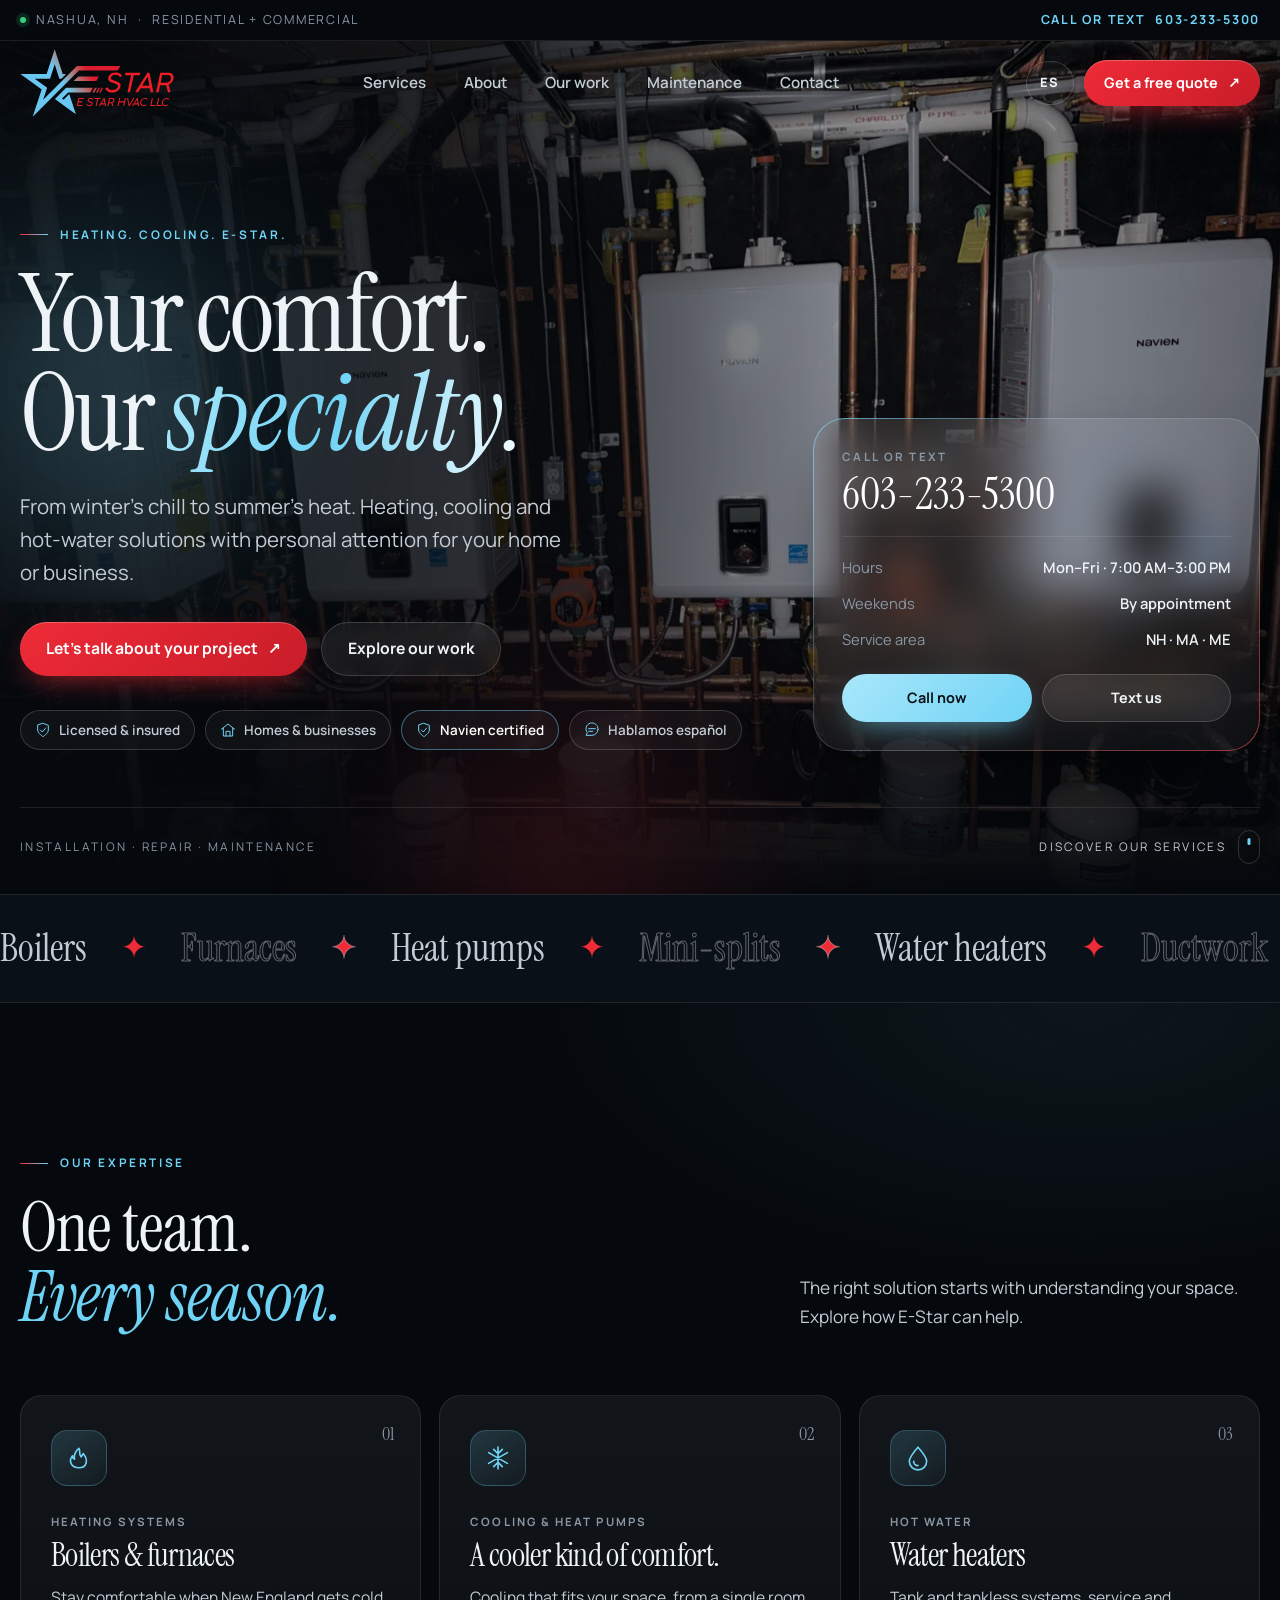
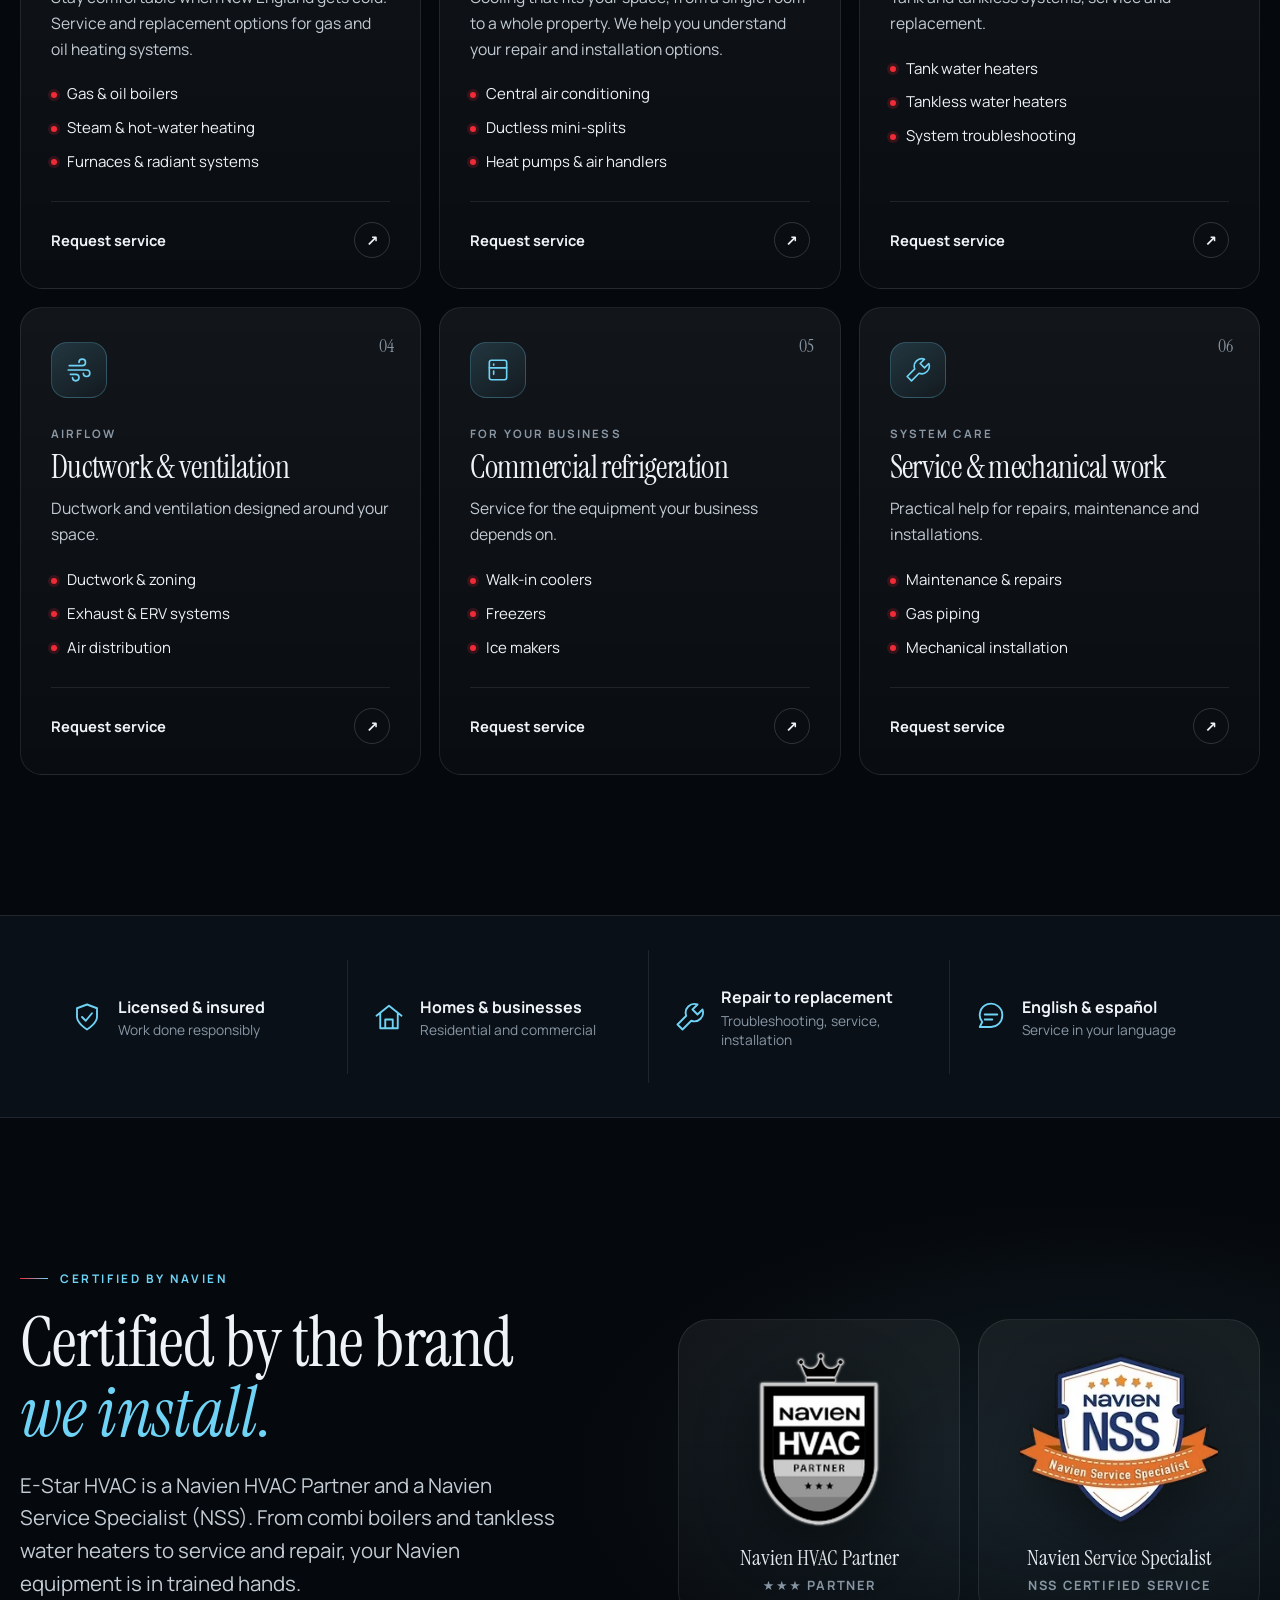
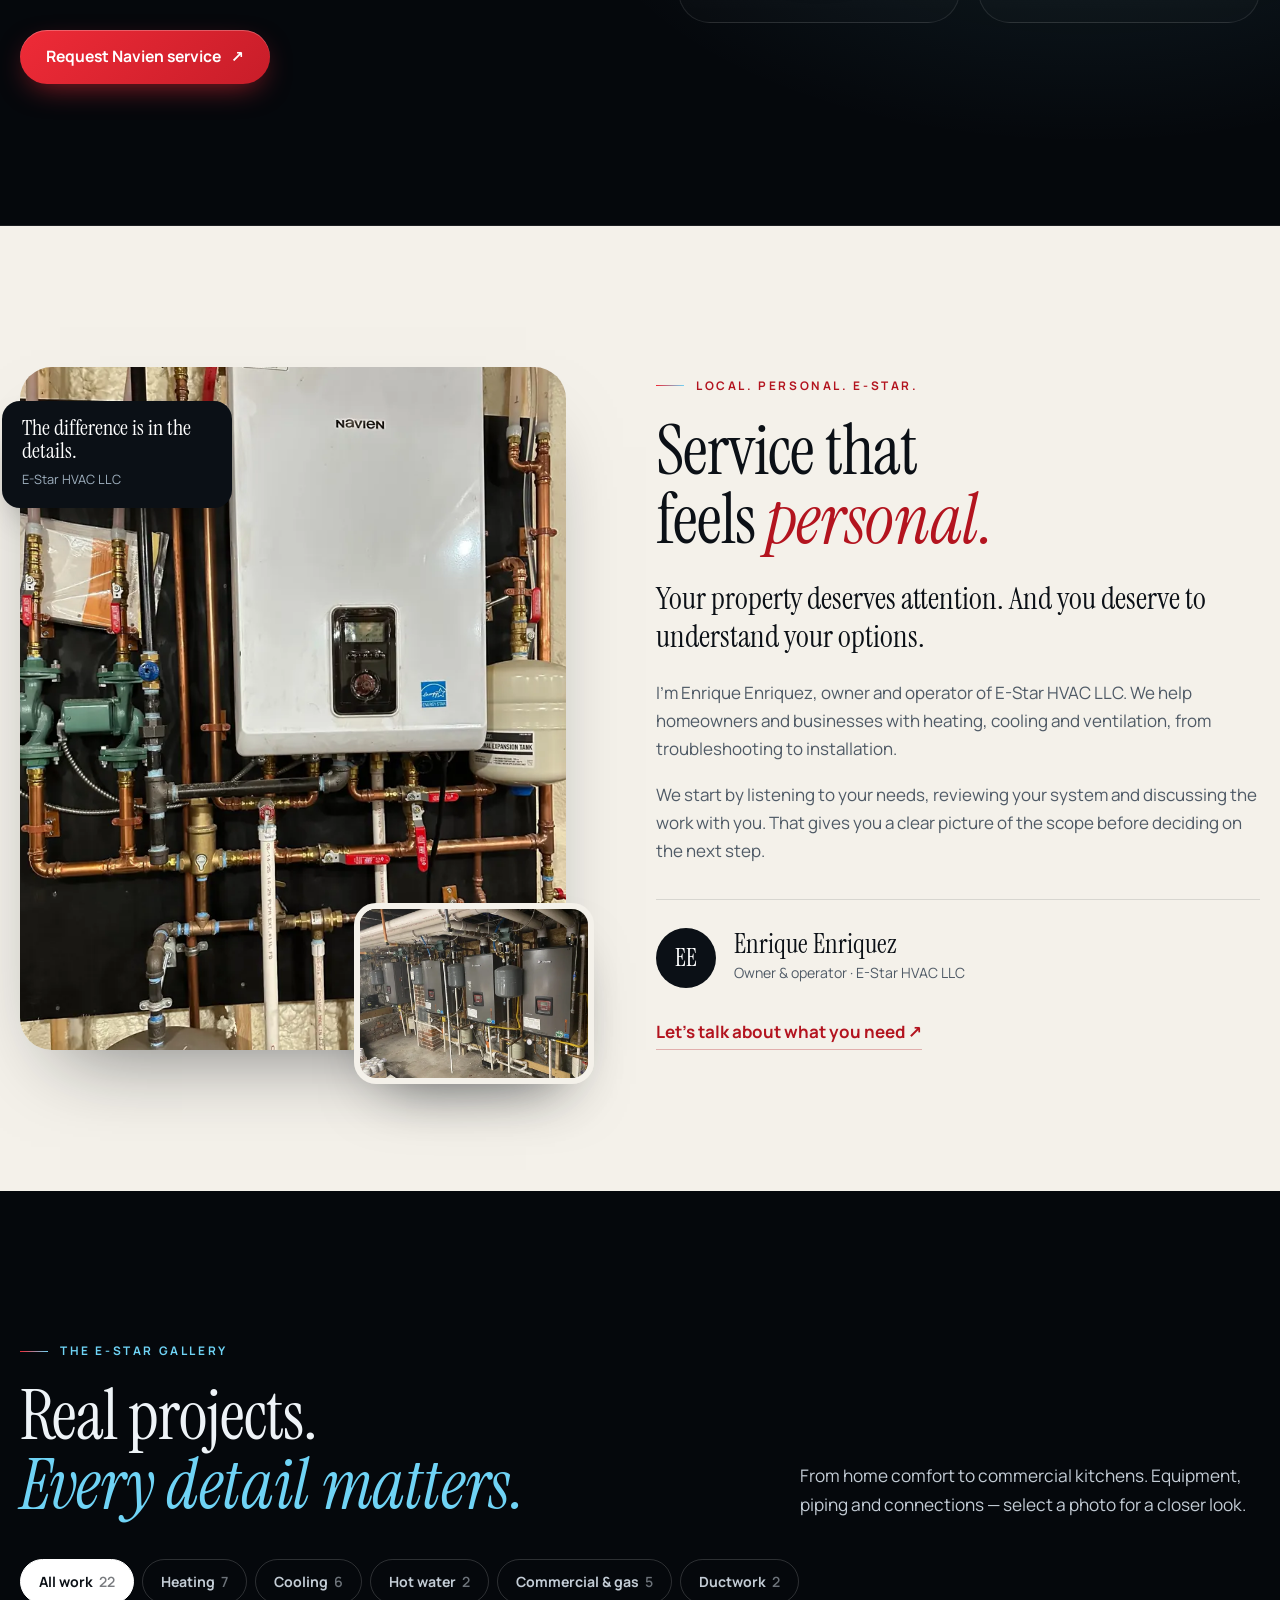
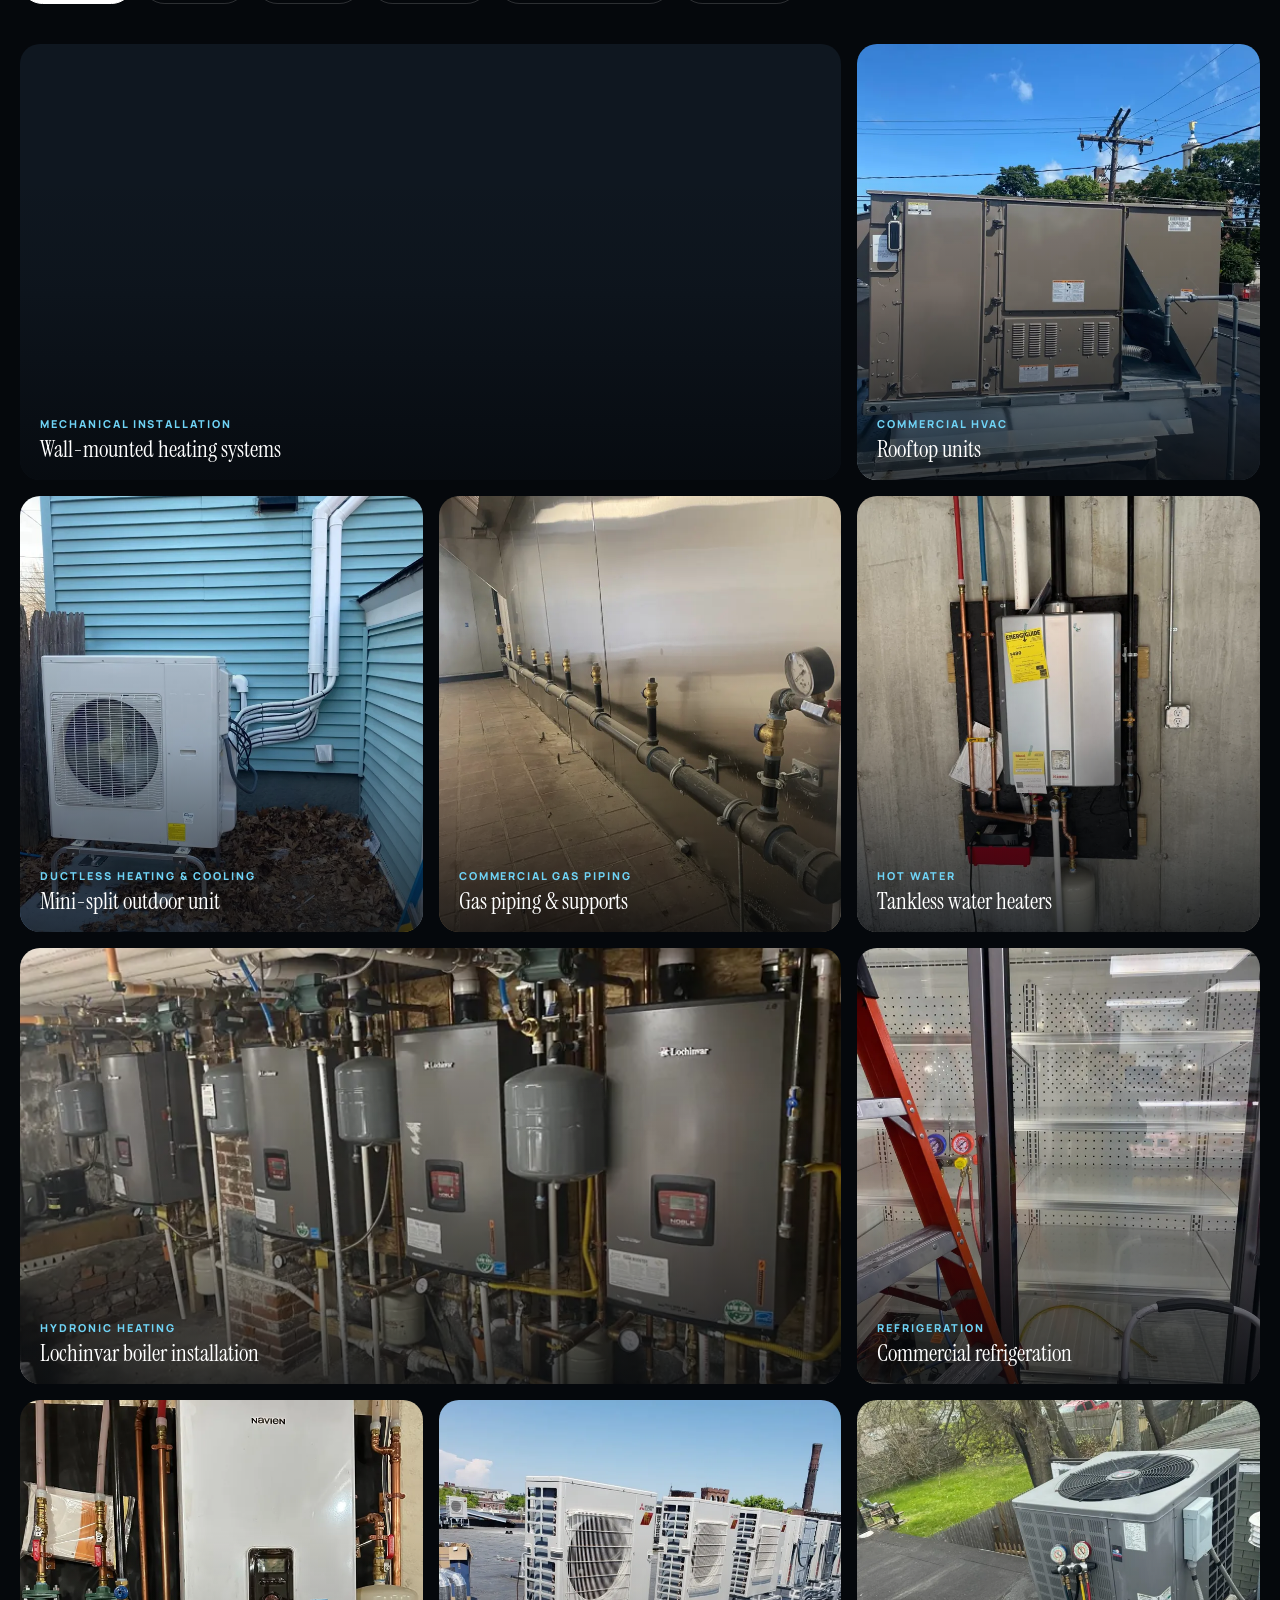
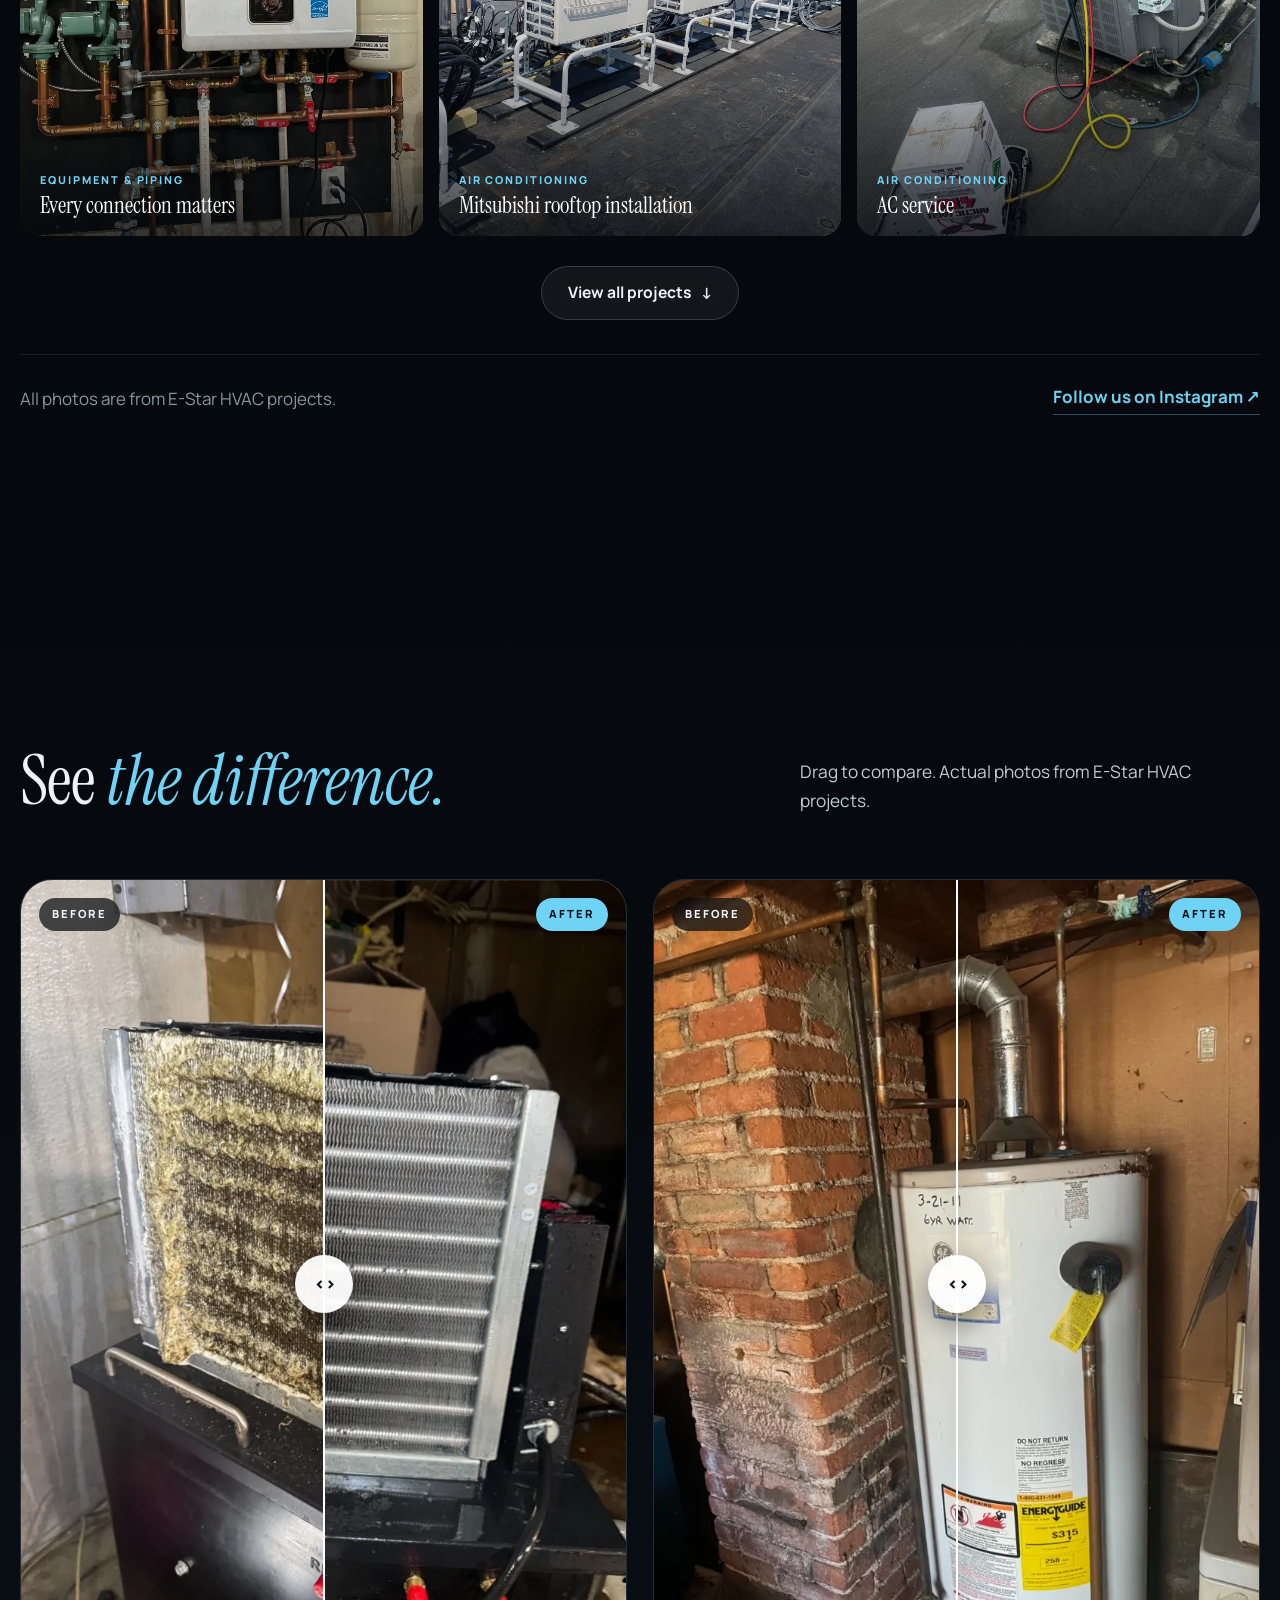
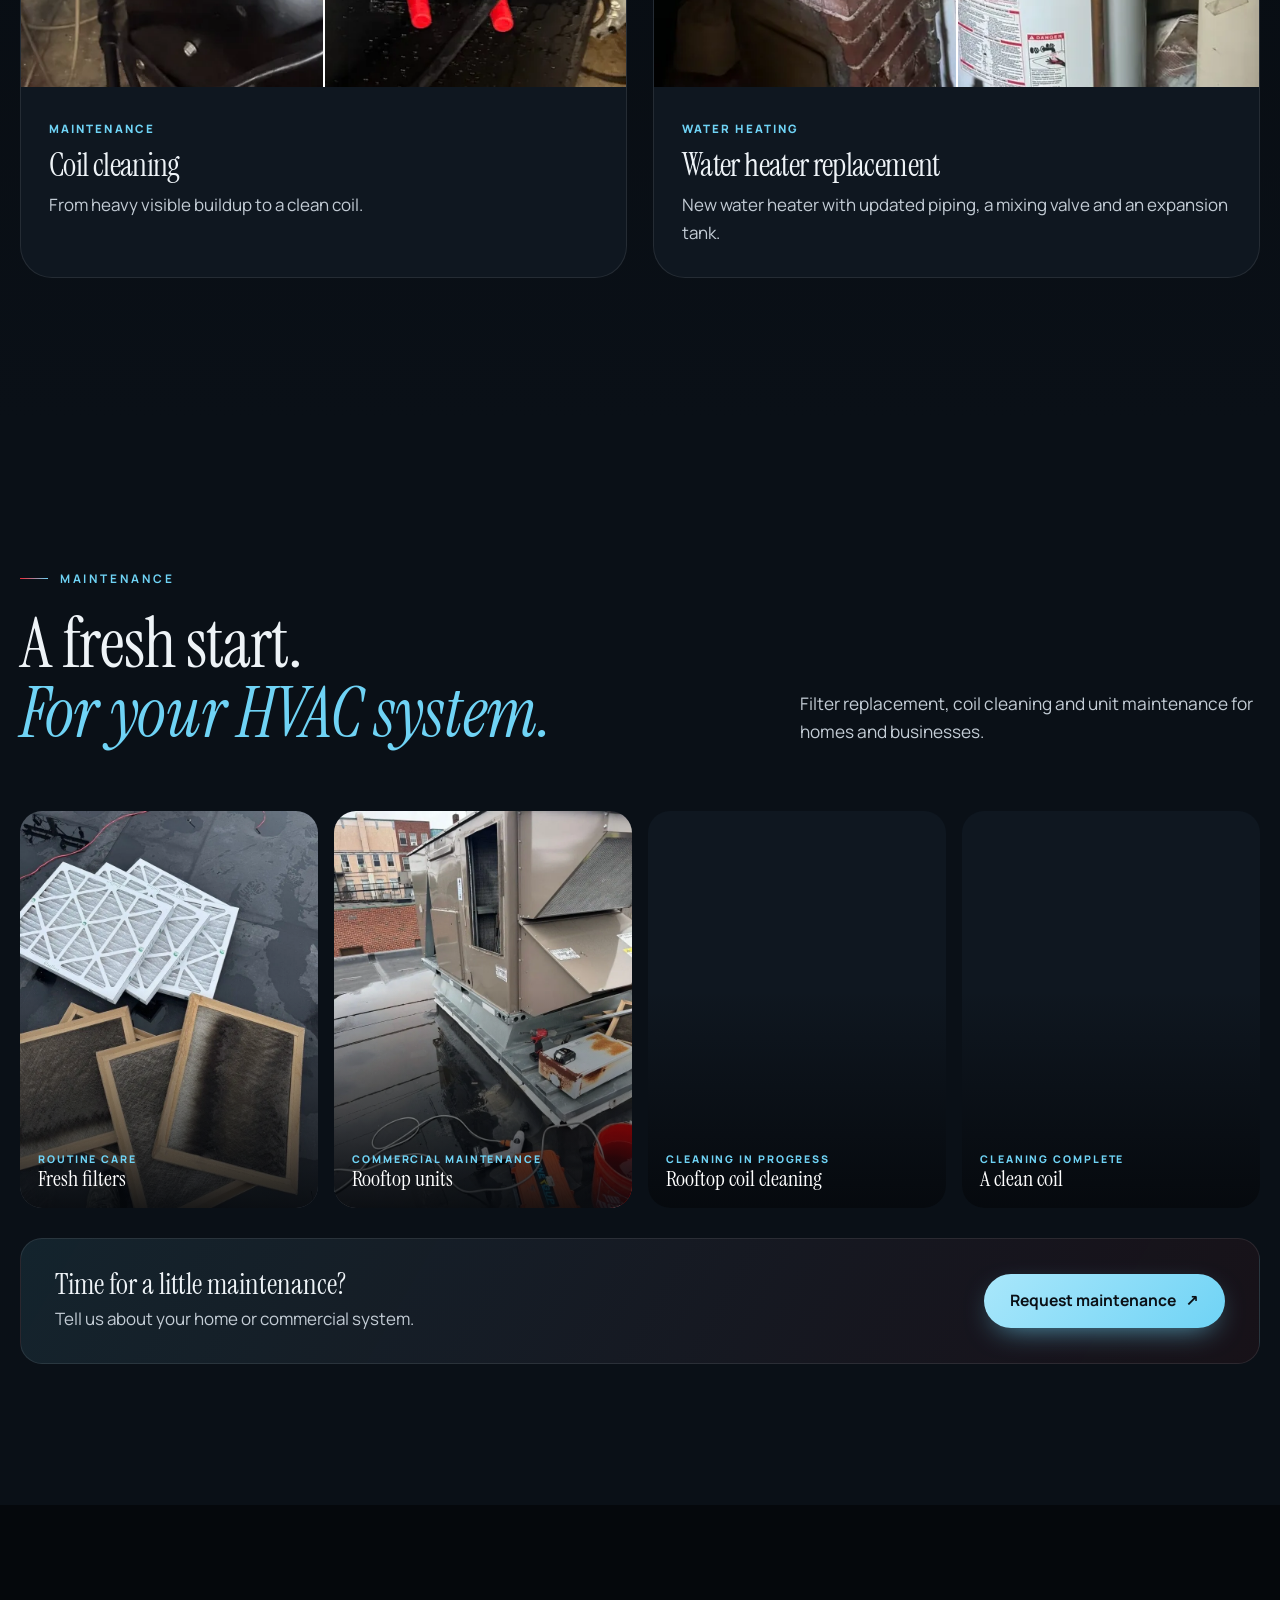
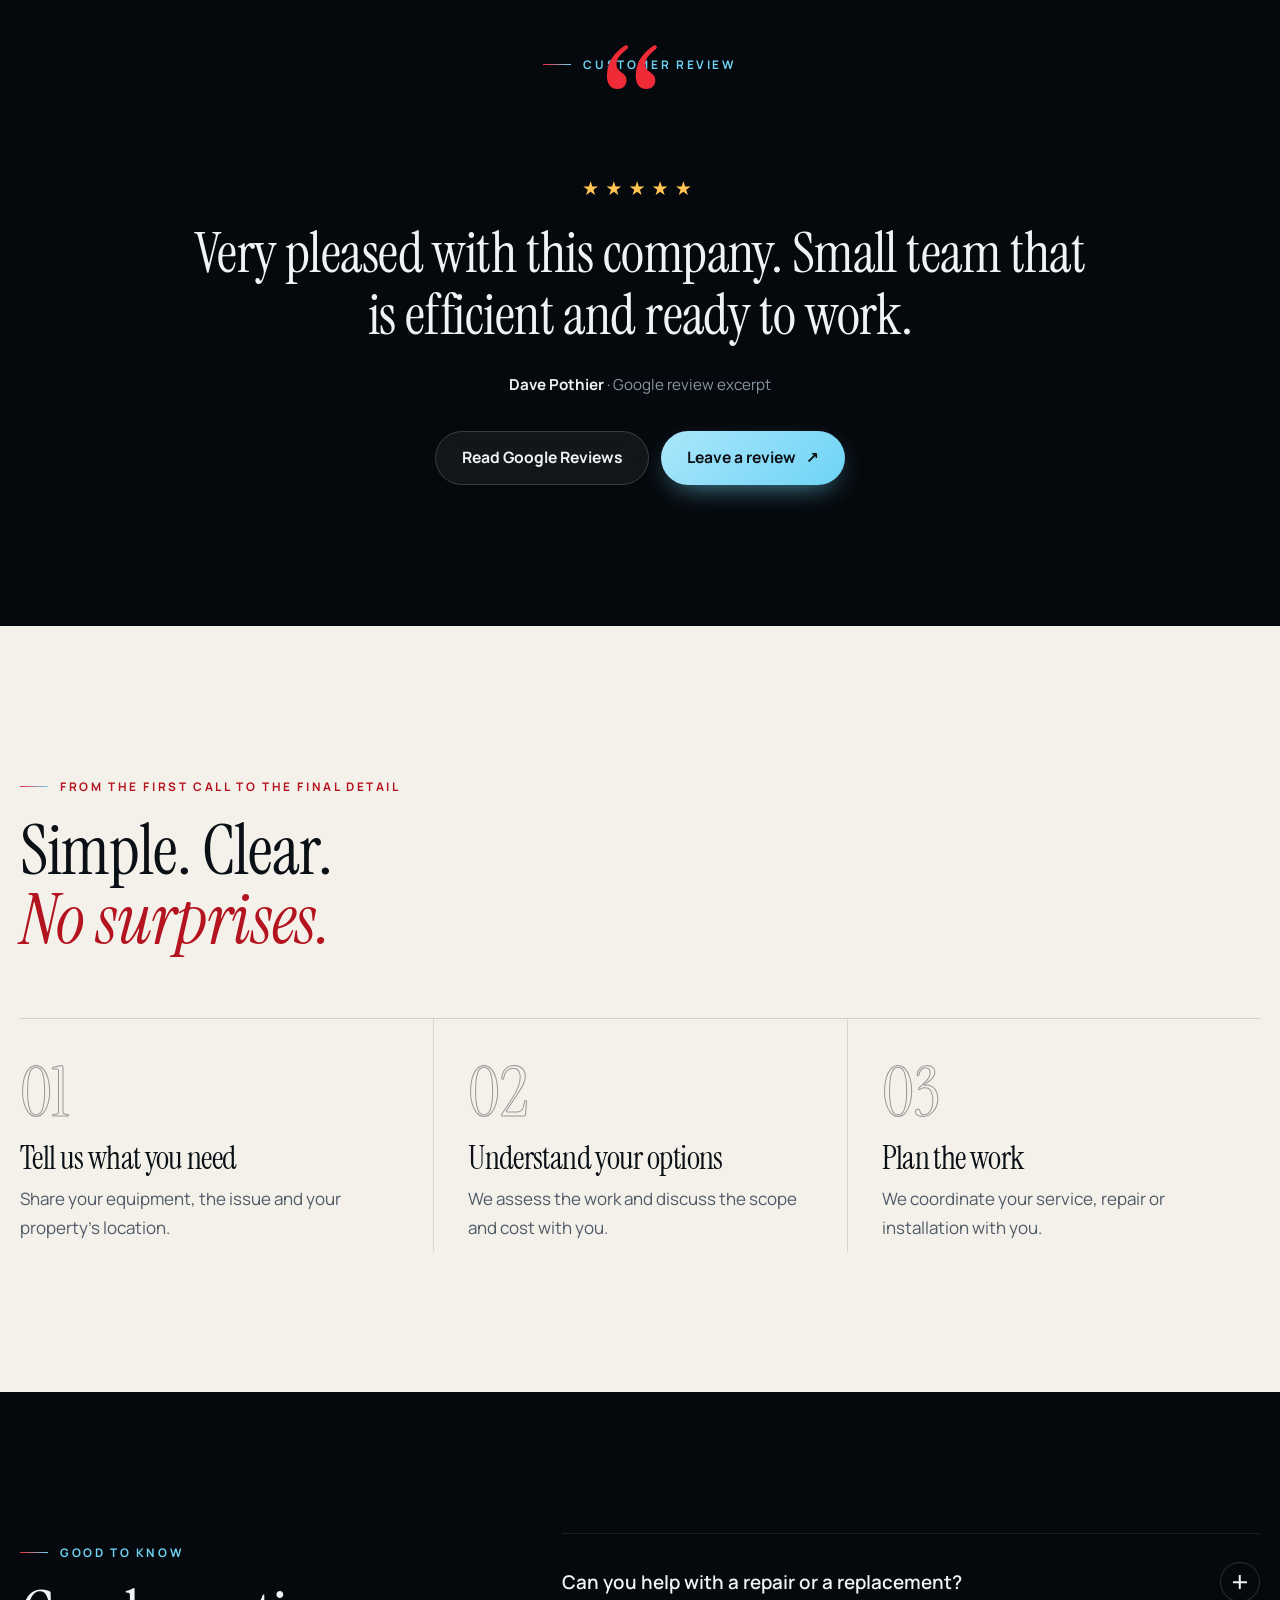
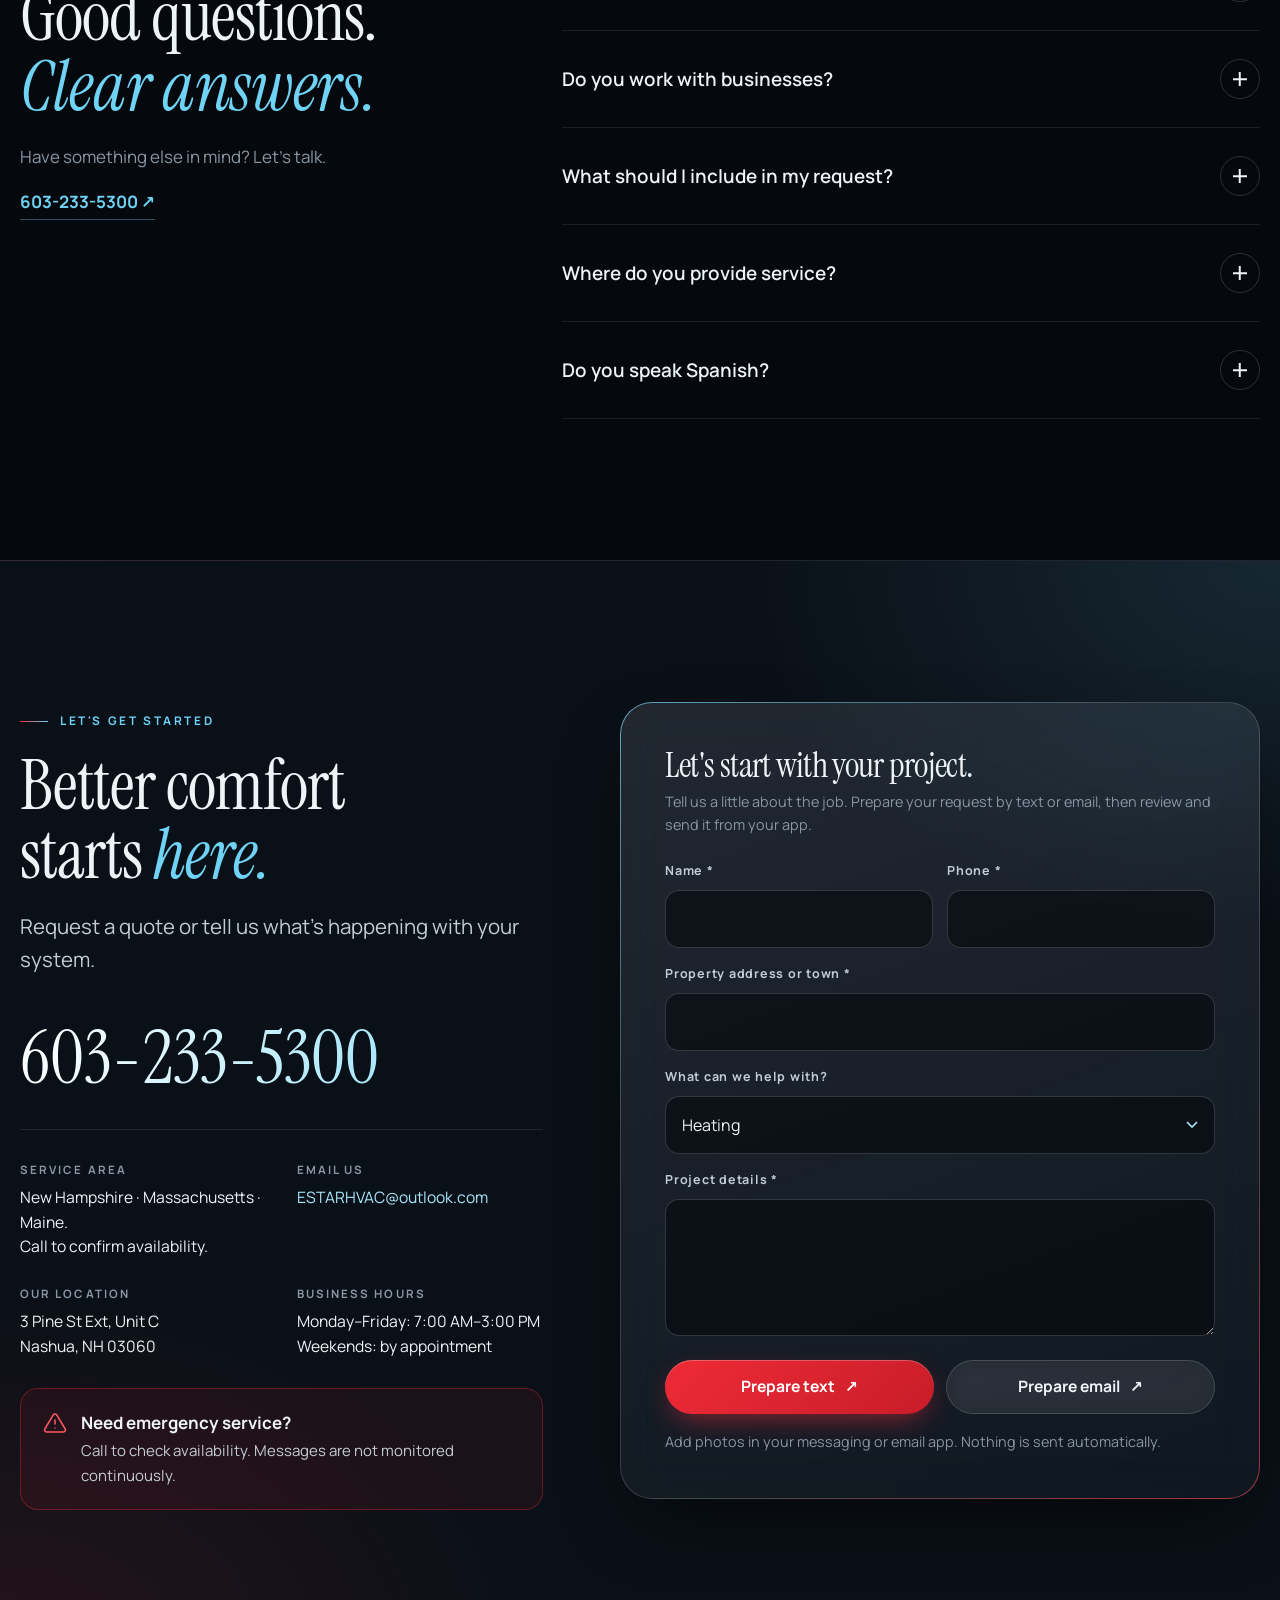
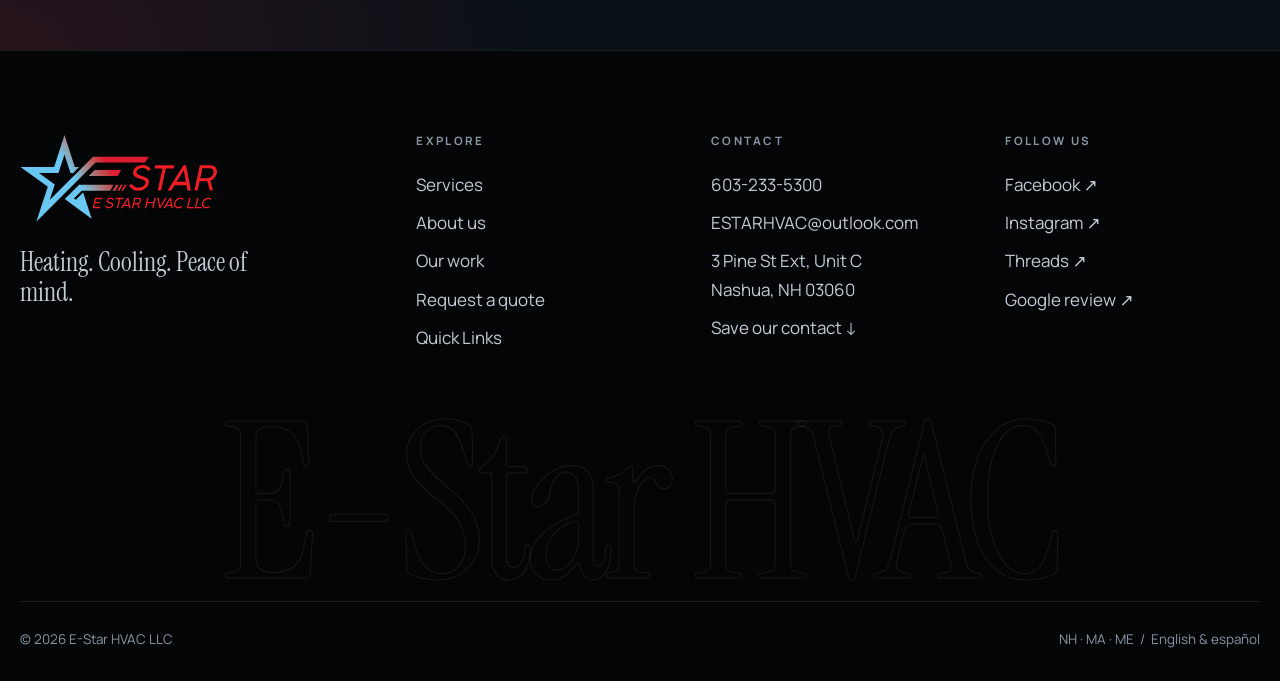
<file: index.html>
<!doctype html>
<html lang="en">
<head>
<meta charset="utf-8">
<meta name="viewport" content="width=device-width, initial-scale=1, viewport-fit=cover">
<title>E-Star HVAC | Heating, Cooling &amp; Ventilation | NH, MA &amp; ME</title>
<meta name="description" content="E-Star HVAC LLC provides heating, cooling, ventilation and water heating services for homes and businesses in NH, MA and ME. Call 603-233-5300. Hablamos español.">
<link rel="canonical" href="https://estarhvac.com/">
<meta name="theme-color" content="#05080c">
<link rel="icon" href="favicon.svg" type="image/svg+xml">
<link rel="apple-touch-icon" href="apple-touch-icon.png">
<meta property="og:type" content="website">
<meta property="og:site_name" content="E-Star HVAC">
<meta property="og:title" content="E-Star HVAC | Heating, Cooling &amp; Ventilation">
<meta property="og:description" content="Heating, cooling, ventilation and hot-water solutions for homes and businesses in NH, MA and ME. Hablamos español.">
<meta property="og:url" content="https://estarhvac.com/">
<meta property="og:image" content="https://estarhvac.com/assets/og-image.jpg">
<meta name="twitter:card" content="summary_large_image">
<link rel="preconnect" href="https://fonts.googleapis.com">
<link rel="preconnect" href="https://fonts.gstatic.com" crossorigin>
<link href="https://fonts.googleapis.com/css2?family=Instrument+Serif:ital@0;1&family=Manrope:wght@400;500;600;700;800&display=swap" rel="stylesheet">
<link rel="preload" as="image" href="assets/img/navien-installation-1600.webp" imagesrcset="assets/img/navien-installation-800.webp 800w, assets/img/navien-installation-1600.webp 1600w" imagesizes="100vw">
<link rel="stylesheet" href="assets/site.css?v=4">
<script src="assets/site.js?v=2" defer></script>
<script type="application/ld+json">
{"@context":"https://schema.org","@type":"HVACBusiness","name":"E-Star HVAC LLC","url":"https://estarhvac.com/","logo":"https://estarhvac.com/assets/brand.svg","image":"https://estarhvac.com/assets/og-image.jpg","telephone":"+1-603-233-5300","email":"ESTARHVAC@outlook.com","address":{"@type":"PostalAddress","streetAddress":"3 Pine St Ext, Unit C","addressLocality":"Nashua","addressRegion":"NH","postalCode":"03060","addressCountry":"US"},"areaServed":["New Hampshire","Massachusetts","Maine"],"openingHoursSpecification":[{"@type":"OpeningHoursSpecification","dayOfWeek":["Monday","Tuesday","Wednesday","Thursday","Friday"],"opens":"07:00","closes":"15:00"}],"knowsLanguage":["en","es"],"founder":{"@type":"Person","name":"Enrique Enriquez"},"sameAs":["https://www.facebook.com/61571699330578/","https://www.instagram.com/estarhvac","https://www.threads.com/@estarhvac"]}
</script>
</head>
<body>
<a class="skip" href="#main" data-es="Ir al contenido">Skip to content</a>

<div class="topbar">
  <div class="wrap">
    <span class="where"><span class="dot" aria-hidden="true"></span><span data-es="Nashua, NH &nbsp;·&nbsp; Residencial y comercial">Nashua, NH &nbsp;·&nbsp; Residential + Commercial</span></span>
    <a href="tel:+16032335300"><span data-es="Llama o escribe">Call or text</span> &nbsp;<span>603-233-5300</span></a>
  </div>
</div>

<header class="site" id="top">
  <div class="wrap nav">
    <a class="brand" href="./" aria-label="E-Star HVAC home"><img src="assets/logo.svg" alt="E-Star HVAC" width="177" height="80"></a>
    <nav class="nav-links" id="navigation" aria-label="Main navigation">
      <a href="#services" data-es="Servicios">Services</a>
      <a href="#about" data-es="Nosotros">About</a>
      <a href="#work" data-es="Trabajos">Our work</a>
      <a href="#maintenance" data-es="Mantenimiento">Maintenance</a>
      <a href="#contact" data-es="Contacto">Contact</a>
    </nav>
    <div class="nav-actions">
      <button class="lang" id="language" type="button" aria-label="Cambiar a español">ES</button>
      <a class="btn btn-primary" href="#contact"><span data-es="Pedir cotización">Get a free quote</span> <span class="arr" aria-hidden="true">↗</span></a>
      <button class="menu-btn" type="button" aria-expanded="false" aria-controls="navigation" aria-label="Menu"><span></span><span></span><span></span></button>
    </div>
  </div>
</header>

<main id="main">

<!-- HERO -->
<section class="hero">
  <div class="hero-media"><img src="assets/img/navien-installation-1600.webp" srcset="assets/img/navien-installation-800.webp 800w, assets/img/navien-installation-1600.webp 1600w" sizes="100vw" width="1600" height="1200" alt="E-Star HVAC wall-mounted Navien units and mechanical piping" fetchpriority="high"></div>
  <div class="aurora a1" aria-hidden="true"></div>
  <div class="aurora a2" aria-hidden="true"></div>
  <div class="wrap hero-inner">
    <div class="hero-copy">
      <div class="eyebrow reveal" data-es="Calefacción. Refrigeración. E-Star.">Heating. Cooling. E-Star.</div>
      <h1 class="reveal d1" data-es="Tu comodidad.<br>Nuestra <em>especialidad.</em>">Your comfort.<br>Our <em>specialty.</em></h1>
      <p class="lead reveal d2" data-es="Del frío del invierno al calor del verano. Soluciones de calefacción, aire acondicionado y agua caliente, con atención personal para tu hogar o negocio.">From winter's chill to summer's heat. Heating, cooling and hot-water solutions with personal attention for your home or business.</p>
      <div class="hero-ctas reveal d3">
        <a class="btn btn-primary" href="#contact"><span data-es="Hablemos de tu proyecto">Let's talk about your project</span> <span class="arr" aria-hidden="true">↗</span></a>
        <a class="btn btn-ghost" href="#work" data-es="Ver nuestros trabajos">Explore our work</a>
      </div>
      <div class="chips reveal d4">
        <span class="chip"><svg viewBox="0 0 24 24" fill="none" stroke="currentColor" stroke-width="1.5" stroke-linecap="round" stroke-linejoin="round" aria-hidden="true"><path d="m12 2 8 3v7c0 5-8 10-8 10S4 17 4 12V5Z"/><path d="m8 12 3 3 5-6"/></svg><span data-es="Con licencia y seguro">Licensed &amp; insured</span></span>
        <span class="chip"><svg viewBox="0 0 24 24" fill="none" stroke="currentColor" stroke-width="1.5" stroke-linecap="round" stroke-linejoin="round" aria-hidden="true"><path d="m2 11 10-8 10 8M5 9v12h14V9M9 21v-7h6v7"/></svg><span data-es="Hogares y negocios">Homes &amp; businesses</span></span>
        <a class="chip chip-navien" href="#certifications"><svg viewBox="0 0 24 24" fill="none" stroke="currentColor" stroke-width="1.5" stroke-linecap="round" stroke-linejoin="round" aria-hidden="true"><path d="m12 2 8 3v7c0 5-8 10-8 10S4 17 4 12V5Z"/><path d="m8 12 3 3 5-6"/></svg><span data-es="Certificados Navien">Navien certified</span></a>
        <span class="chip"><svg viewBox="0 0 24 24" fill="none" stroke="currentColor" stroke-width="1.5" stroke-linecap="round" stroke-linejoin="round" aria-hidden="true"><path d="M21 11a9 9 0 0 1-9 9H3l2-4a9 9 0 1 1 16-5Z"/><path d="M7 10h10M7 14h6"/></svg><span>Hablamos español</span></span>
      </div>
    </div>
    <aside class="glass-card hero-card reveal d3" aria-label="Contact E-Star HVAC">
      <div class="k" data-es="Llama o escribe">Call or text</div>
      <a class="phone" href="tel:+16032335300">603-233-5300</a>
      <div class="rows">
        <div><span data-es="Horario">Hours</span><span data-es="Lun–Vie · 7:00 AM–3:00 PM">Mon–Fri · 7:00 AM–3:00 PM</span></div>
        <div><span data-es="Fines de semana">Weekends</span><span data-es="Con cita previa">By appointment</span></div>
        <div><span data-es="Área de servicio">Service area</span><span>NH · MA · ME</span></div>
      </div>
      <div class="actions">
        <a class="btn btn-ice" href="tel:+16032335300" data-es="Llamar">Call now</a>
        <a class="btn btn-ghost" href="sms:+16032335300" data-es="Enviar texto">Text us</a>
      </div>
    </aside>
  </div>
  <div class="wrap scroll-cue">
    <span data-es="Instalación · Reparación · Mantenimiento">Installation · Repair · Maintenance</span>
    <a href="#services"><span data-es="Descubre nuestros servicios">Discover our services</span><span class="mouse" aria-hidden="true"></span></a>
  </div>
</section>

<!-- MARQUEE -->
<div class="marquee" aria-hidden="true">
  <div class="marquee-track">
    <span>Boilers <i>✦</i></span><span>Furnaces <i>✦</i></span><span>Heat pumps <i>✦</i></span><span>Mini-splits <i>✦</i></span><span>Water heaters <i>✦</i></span><span>Ductwork <i>✦</i></span><span>ERV <i>✦</i></span><span>Refrigeration <i>✦</i></span><span>Gas piping <i>✦</i></span><span>Rooftop units <i>✦</i></span>
    <span>Boilers <i>✦</i></span><span>Furnaces <i>✦</i></span><span>Heat pumps <i>✦</i></span><span>Mini-splits <i>✦</i></span><span>Water heaters <i>✦</i></span><span>Ductwork <i>✦</i></span><span>ERV <i>✦</i></span><span>Refrigeration <i>✦</i></span><span>Gas piping <i>✦</i></span><span>Rooftop units <i>✦</i></span>
  </div>
</div>

<!-- SERVICES -->
<section id="services" class="section services">
  <div class="wrap">
    <div class="head">
      <div>
        <div class="eyebrow reveal" data-es="Nuestra especialidad">Our expertise</div>
        <h2 class="reveal d1" data-es="Un solo equipo.<br><em>Para cada estación.</em>">One team.<br><em>Every season.</em></h2>
      </div>
      <p class="reveal d2" data-es="La solución correcta empieza por entender tu espacio. Descubre cómo puede ayudarte E-Star.">The right solution starts with understanding your space. Explore how E-Star can help.</p>
    </div>
    <div class="svc-grid"><article class="svc reveal d1"><span class="num">01</span><span class="ico"><svg viewBox="0 0 24 24" fill="none" stroke="currentColor" stroke-width="1.5" stroke-linecap="round" stroke-linejoin="round" aria-hidden="true"><path d="M12 3c2 4-1 5 2 8 1-2 2-3 2-3 5 6 3 13-4 13S2 15 6 10c0 3 2 3 2 3s-2-5 4-10Z"/></svg></span><span class="tag" data-es="Sistemas de calefacción">Heating systems</span><h3 data-es="Boilers y furnaces">Boilers &amp; furnaces</h3><p data-es="Mantén tu comodidad durante el frío de New England. Servicio y opciones de reemplazo para sistemas de gas y aceite.">Stay comfortable when New England gets cold. Service and replacement options for gas and oil heating systems.</p><ul><li data-es="Boilers de gas y aceite">Gas &amp; oil boilers</li><li data-es="Calefacción de vapor y agua caliente">Steam &amp; hot-water heating</li><li data-es="Furnaces y sistemas radiantes">Furnaces &amp; radiant systems</li></ul><a class="go" href="#contact" data-service="Heating"><span data-es="Consultar servicio">Request service</span><b aria-hidden="true">↗</b></a></article><article class="svc reveal d2"><span class="num">02</span><span class="ico"><svg viewBox="0 0 24 24" fill="none" stroke="currentColor" stroke-width="1.5" stroke-linecap="round" stroke-linejoin="round" aria-hidden="true"><path d="M12 2v20M3.34 7l17.32 10M3.34 17 20.66 7M8 4l4 4 4-4M8 20l4-4 4 4"/></svg></span><span class="tag" data-es="Aire acondicionado y heat pumps">Cooling &amp; heat pumps</span><h3 data-es="La comodidad de un ambiente fresco.">A cooler kind of comfort.</h3><p data-es="Refrigeración para tu espacio, desde una habitación hasta toda la propiedad. Te explicamos las opciones de reparación e instalación.">Cooling that fits your space, from a single room to a whole property. We help you understand your repair and installation options.</p><ul><li data-es="Aire acondicionado central">Central air conditioning</li><li data-es="Mini-splits sin ductos">Ductless mini-splits</li><li data-es="Heat pumps y air handlers">Heat pumps &amp; air handlers</li></ul><a class="go" href="#contact" data-service="Cooling &amp; heat pumps"><span data-es="Consultar servicio">Request service</span><b aria-hidden="true">↗</b></a></article><article class="svc reveal d3"><span class="num">03</span><span class="ico"><svg viewBox="0 0 24 24" fill="none" stroke="currentColor" stroke-width="1.5" stroke-linecap="round" stroke-linejoin="round" aria-hidden="true"><path d="M12 2S4 11 4 15a8 8 0 0 0 16 0c0-4-8-13-8-13Z"/><path d="M8 15a4 4 0 0 0 4 4"/></svg></span><span class="tag" data-es="Agua caliente">Hot water</span><h3 data-es="Calentadores de agua">Water heaters</h3><p data-es="Sistemas con tanque y tankless, servicio y reemplazo.">Tank and tankless systems, service and replacement.</p><ul><li data-es="Calentadores con tanque">Tank water heaters</li><li data-es="Calentadores tankless">Tankless water heaters</li><li data-es="Diagnóstico del sistema">System troubleshooting</li></ul><a class="go" href="#contact" data-service="Water heaters"><span data-es="Consultar servicio">Request service</span><b aria-hidden="true">↗</b></a></article><article class="svc reveal d1"><span class="num">04</span><span class="ico"><svg viewBox="0 0 24 24" fill="none" stroke="currentColor" stroke-width="1.5" stroke-linecap="round" stroke-linejoin="round" aria-hidden="true"><path d="M3 8h12a3 3 0 1 0-3-3M2 12h17a3 3 0 1 1-3 3M4 16h5a3 3 0 1 1-3 3"/></svg></span><span class="tag" data-es="Circulación de aire">Airflow</span><h3 data-es="Ductos y ventilación">Ductwork &amp; ventilation</h3><p data-es="Ductos y ventilación adaptados a las necesidades de tu espacio.">Ductwork and ventilation designed around your space.</p><ul><li data-es="Ductos y zonificación">Ductwork &amp; zoning</li><li data-es="Extracción y sistemas ERV">Exhaust &amp; ERV systems</li><li data-es="Distribución de aire">Air distribution</li></ul><a class="go" href="#contact" data-service="Ventilation &amp; ductwork"><span data-es="Consultar servicio">Request service</span><b aria-hidden="true">↗</b></a></article><article class="svc reveal d2"><span class="num">05</span><span class="ico"><svg viewBox="0 0 24 24" fill="none" stroke="currentColor" stroke-width="1.5" stroke-linecap="round" stroke-linejoin="round" aria-hidden="true"><rect x="4" y="3" width="16" height="18" rx="2"/><path d="M4 10h16M8 6.5v1M8 13v3"/></svg></span><span class="tag" data-es="Para tu negocio">For your business</span><h3 data-es="Refrigeración comercial">Commercial refrigeration</h3><p data-es="Servicio para los equipos de los que depende tu negocio.">Service for the equipment your business depends on.</p><ul><li data-es="Walk-in coolers">Walk-in coolers</li><li data-es="Freezers">Freezers</li><li data-es="Máquinas de hielo">Ice makers</li></ul><a class="go" href="#contact" data-service="Commercial refrigeration"><span data-es="Consultar servicio">Request service</span><b aria-hidden="true">↗</b></a></article><article class="svc reveal d3"><span class="num">06</span><span class="ico"><svg viewBox="0 0 24 24" fill="none" stroke="currentColor" stroke-width="1.5" stroke-linecap="round" stroke-linejoin="round" aria-hidden="true"><path d="m14 6 4 4 4-4a7 7 0 0 1-9 9l-7 7-4-4 7-7a7 7 0 0 1 9-9Z"/></svg></span><span class="tag" data-es="Cuidado del sistema">System care</span><h3 data-es="Servicio y trabajo mecánico">Service &amp; mechanical work</h3><p data-es="Ayuda para reparaciones, mantenimiento e instalaciones.">Practical help for repairs, maintenance and installations.</p><ul><li data-es="Mantenimiento y reparación">Maintenance &amp; repairs</li><li data-es="Tuberías de gas">Gas piping</li><li data-es="Instalación mecánica">Mechanical installation</li></ul><a class="go" href="#contact" data-service="Maintenance &amp; repair"><span data-es="Consultar servicio">Request service</span><b aria-hidden="true">↗</b></a></article></div>
  </div>
</section>

<!-- PROMISE -->
<div class="promise">
  <div class="wrap">
    <div class="reveal"><svg viewBox="0 0 24 24" fill="none" stroke="currentColor" stroke-width="1.5" stroke-linecap="round" stroke-linejoin="round" aria-hidden="true"><path d="m12 2 8 3v7c0 5-8 10-8 10S4 17 4 12V5Z"/><path d="m8 12 3 3 5-6"/></svg><span><strong data-es="Con licencia y seguro">Licensed &amp; insured</strong><small data-es="Trabajo hecho con responsabilidad">Work done responsibly</small></span></div>
    <div class="reveal d1"><svg viewBox="0 0 24 24" fill="none" stroke="currentColor" stroke-width="1.5" stroke-linecap="round" stroke-linejoin="round" aria-hidden="true"><path d="m2 11 10-8 10 8M5 9v12h14V9M9 21v-7h6v7"/></svg><span><strong data-es="Hogares y negocios">Homes &amp; businesses</strong><small data-es="Residencial y comercial">Residential and commercial</small></span></div>
    <div class="reveal d2"><svg viewBox="0 0 24 24" fill="none" stroke="currentColor" stroke-width="1.5" stroke-linecap="round" stroke-linejoin="round" aria-hidden="true"><path d="m14 6 4 4 4-4a7 7 0 0 1-9 9l-7 7-4-4 7-7a7 7 0 0 1 9-9Z"/></svg><span><strong data-es="Reparación y reemplazo">Repair to replacement</strong><small data-es="Diagnóstico, servicio e instalación">Troubleshooting, service, installation</small></span></div>
    <div class="reveal d3"><svg viewBox="0 0 24 24" fill="none" stroke="currentColor" stroke-width="1.5" stroke-linecap="round" stroke-linejoin="round" aria-hidden="true"><path d="M21 11a9 9 0 0 1-9 9H3l2-4a9 9 0 1 1 16-5Z"/><path d="M7 10h10M7 14h6"/></svg><span><strong>English &amp; español</strong><small data-es="Atención en tu idioma">Service in your language</small></span></div>
  </div>
</div>

<!-- NAVIEN CERTIFICATIONS -->
<section class="section certs" id="certifications">
  <div class="wrap certs-grid">
    <div class="certs-copy">
      <div class="eyebrow reveal" data-es="Certificados por Navien">Certified by Navien</div>
      <h2 class="reveal d1" data-es="Certificados por la marca<br><em>que instalamos.</em>">Certified by the brand<br><em>we install.</em></h2>
      <p class="lead reveal d2" data-es="E-Star HVAC es Navien HVAC Partner y Navien Service Specialist (NSS). Desde boilers combi y calentadores tankless hasta servicio y reparación, tu equipo Navien está en manos capacitadas.">E-Star HVAC is a Navien HVAC Partner and a Navien Service Specialist (NSS). From combi boilers and tankless water heaters to service and repair, your Navien equipment is in trained hands.</p>
      <a class="btn btn-primary reveal d3" href="#contact" data-service="Water heaters"><span data-es="Pide servicio para tu Navien">Request Navien service</span> <span class="arr" aria-hidden="true">↗</span></a>
    </div>
    <div class="badges">
      <figure class="badge-card reveal d1">
        <img src="assets/navien-hvac-partner.webp" width="408" height="600" class="on-dark" alt="Navien HVAC Partner badge" loading="lazy">
        <figcaption><strong>Navien HVAC Partner</strong><span data-es="Nivel ★★★">★★★ Partner</span></figcaption>
      </figure>
      <figure class="badge-card reveal d2">
        <img src="assets/navien-nss.webp" width="230" height="197" alt="Navien Service Specialist (NSS) badge" loading="lazy">
        <figcaption><strong>Navien Service Specialist</strong><span data-es="Especialista en servicio (NSS)">NSS certified service</span></figcaption>
      </figure>
    </div>
  </div>
</section>

<!-- ABOUT -->
<section id="about" class="section about">
  <div class="wrap about-grid">
    <div class="about-media reveal">
      <div class="frame"><img src="assets/img/navien-detail-1600.webp" srcset="assets/img/navien-detail-800.webp 800w, assets/img/navien-detail-1600.webp 1536w" sizes="(max-width:980px) 100vw, 45vw" width="1536" height="2048" alt="Detail of a Navien system with copper piping and circulators" loading="lazy" decoding="async"></div>
      <div class="inset"><img src="assets/img/lochinvar-boilers-1600.webp" srcset="assets/img/lochinvar-boilers-800.webp 800w, assets/img/lochinvar-boilers-1600.webp 1400w" sizes="(max-width:980px) 45vw, 20vw" width="1400" height="1050" alt="Three wall-mounted Lochinvar boilers" loading="lazy" decoding="async"></div>
      <div class="badge"><b data-es="La diferencia está en los detalles.">The difference is in the details.</b><small>E-Star HVAC LLC</small></div>
    </div>
    <div class="about-copy">
      <div class="eyebrow reveal" data-es="Local. Personal. E-Star.">Local. Personal. E-Star.</div>
      <h2 class="reveal d1" data-es="Un servicio que<br>se siente <em>personal.</em>">Service that<br>feels <em>personal.</em></h2>
      <p class="lead reveal d2" data-es="Tu propiedad merece atención. Y tú mereces entender tus opciones.">Your property deserves attention. And you deserve to understand your options.</p>
      <p class="reveal d2" data-es="Soy Enrique Enriquez, propietario y operador de E-Star HVAC LLC. Ayudamos a hogares y negocios con sus necesidades de calefacción, refrigeración y ventilación, desde el diagnóstico hasta la instalación.">I'm Enrique Enriquez, owner and operator of E-Star HVAC LLC. We help homeowners and businesses with heating, cooling and ventilation, from troubleshooting to installation.</p>
      <p class="reveal d3" data-es="Empezamos por escuchar lo que necesitas, revisar tu sistema y hablar contigo sobre el trabajo. Así puedes decidir tu próximo paso con una idea clara del alcance.">We start by listening to your needs, reviewing your system and discussing the work with you. That gives you a clear picture of the scope before deciding on the next step.</p>
      <div class="sign reveal d3">
        <span class="mono">EE</span>
        <div><strong>Enrique Enriquez</strong><span data-es="Propietario y operador · E-Star HVAC LLC">Owner &amp; operator · E-Star HVAC LLC</span></div>
      </div>
      <a class="link reveal d4" href="#contact" data-es="Hablemos de lo que necesitas ↗">Let's talk about what you need ↗</a>
    </div>
  </div>
</section>

<!-- WORK -->
<section id="work" class="section work">
  <div class="wrap">
    <div class="head">
      <div>
        <div class="eyebrow reveal" data-es="La galería de E-Star">The E-Star gallery</div>
        <h2 class="reveal d1" data-es="Proyectos reales.<br><em>Cada detalle cuenta.</em>">Real projects.<br><em>Every detail matters.</em></h2>
      </div>
      <p class="reveal d2" data-es="Desde la comodidad del hogar hasta cocinas comerciales. Equipos, tuberías y conexiones: selecciona una foto para verla completa.">From home comfort to commercial kitchens. Equipment, piping and connections — select a photo for a closer look.</p>
    </div>
    <div class="filters reveal" role="group" aria-label="Filter projects"><button type="button" data-filter="all" aria-pressed="true"><span data-es="Todo">All work</span><span class="n">22</span></button><button type="button" data-filter="heating" aria-pressed="false"><span data-es="Calefacción">Heating</span><span class="n">7</span></button><button type="button" data-filter="cooling" aria-pressed="false"><span data-es="Aire acondicionado">Cooling</span><span class="n">6</span></button><button type="button" data-filter="water" aria-pressed="false"><span data-es="Agua caliente">Hot water</span><span class="n">2</span></button><button type="button" data-filter="commercial" aria-pressed="false"><span data-es="Comercial y gas">Commercial &amp; gas</span><span class="n">5</span></button><button type="button" data-filter="air" aria-pressed="false"><span data-es="Ductos">Ductwork</span><span class="n">2</span></button></div>
    <div class="masonry collapsed" id="gallery"><button type="button" class="tile reveal wide" data-cat="heating" data-full="assets/img/navien-installation-1600.webp"><img src="assets/img/navien-installation-1600.webp" srcset="assets/img/navien-installation-800.webp 800w, assets/img/navien-installation-1600.webp 1600w" sizes="(max-width:640px) 100vw, (max-width:980px) 50vw, 33vw" width="1600" height="1200" alt="E-Star HVAC wall-mounted Navien units and mechanical piping" loading="lazy" decoding="async"><span class="cap"><span><small data-es="Instalación mecánica">Mechanical installation</small><strong data-es="Sistemas de calefacción de pared">Wall-mounted heating systems</strong></span><b aria-hidden="true">↗</b></span></button><button type="button" class="tile reveal" data-cat="commercial" data-full="assets/img/rooftop-installation-1600.webp"><img src="assets/img/rooftop-installation-1600.webp" srcset="assets/img/rooftop-installation-800.webp 800w, assets/img/rooftop-installation-1600.webp 1200w" sizes="(max-width:640px) 100vw, (max-width:980px) 50vw, 33vw" width="1200" height="1600" alt="Commercial rooftop HVAC unit installation" loading="lazy" decoding="async"><span class="cap"><span><small data-es="HVAC comercial">Commercial HVAC</small><strong data-es="Unidades rooftop">Rooftop units</strong></span><b aria-hidden="true">↗</b></span></button><button type="button" class="tile reveal" data-cat="cooling" data-full="assets/img/mini-split-outdoor-1600.webp"><img src="assets/img/mini-split-outdoor-1600.webp" srcset="assets/img/mini-split-outdoor-800.webp 800w, assets/img/mini-split-outdoor-1600.webp 1200w" sizes="(max-width:640px) 100vw, (max-width:980px) 50vw, 33vw" width="1200" height="1600" alt="Outdoor mini-split unit and refrigerant line routing" loading="lazy" decoding="async"><span class="cap"><span><small data-es="Calefacción y aire sin ductos">Ductless heating &amp; cooling</small><strong data-es="Unidad exterior mini-split">Mini-split outdoor unit</strong></span><b aria-hidden="true">↗</b></span></button><button type="button" class="tile reveal" data-cat="commercial" data-full="assets/img/kitchen-gas-piping-1600.webp"><img src="assets/img/kitchen-gas-piping-1600.webp" srcset="assets/img/kitchen-gas-piping-800.webp 800w, assets/img/kitchen-gas-piping-1600.webp 1200w" sizes="(max-width:640px) 100vw, (max-width:980px) 50vw, 33vw" width="1200" height="1600" alt="Commercial kitchen gas manifold with supports and pressure gauge" loading="lazy" decoding="async"><span class="cap"><span><small data-es="Tuberías de gas comercial">Commercial gas piping</small><strong data-es="Tubería de gas y soportes">Gas piping &amp; supports</strong></span><b aria-hidden="true">↗</b></span></button><button type="button" class="tile reveal wide" data-cat="heating" data-full="assets/img/lochinvar-boilers-1600.webp"><img src="assets/img/lochinvar-boilers-1600.webp" srcset="assets/img/lochinvar-boilers-800.webp 800w, assets/img/lochinvar-boilers-1600.webp 1400w" sizes="(max-width:640px) 100vw, (max-width:980px) 50vw, 33vw" width="1400" height="1050" alt="Three wall-mounted Lochinvar boilers in a mechanical room" loading="lazy" decoding="async"><span class="cap"><span><small data-es="Calefacción hidrónica">Hydronic heating</small><strong data-es="Instalación de boilers Lochinvar">Lochinvar boiler installation</strong></span><b aria-hidden="true">↗</b></span></button><button type="button" class="tile reveal" data-cat="water" data-full="assets/img/tankless-installation-1600.webp"><img src="assets/img/tankless-installation-1600.webp" srcset="assets/img/tankless-installation-800.webp 800w, assets/img/tankless-installation-1600.webp 1200w" sizes="(max-width:640px) 100vw, (max-width:980px) 50vw, 33vw" width="1200" height="1600" alt="Wall-mounted Rinnai tankless water heater installation" loading="lazy" decoding="async"><span class="cap"><span><small data-es="Agua caliente">Hot water</small><strong data-es="Calentadores sin tanque">Tankless water heaters</strong></span><b aria-hidden="true">↗</b></span></button><button type="button" class="tile reveal" data-cat="commercial" data-full="assets/img/commercial-refrigeration-1600.webp"><img src="assets/img/commercial-refrigeration-1600.webp" srcset="assets/img/commercial-refrigeration-800.webp 800w, assets/img/commercial-refrigeration-1600.webp 1200w" sizes="(max-width:640px) 100vw, (max-width:980px) 50vw, 33vw" width="1200" height="1600" alt="Commercial glass-door refrigerator during service" loading="lazy" decoding="async"><span class="cap"><span><small data-es="Refrigeración">Refrigeration</small><strong data-es="Refrigeración comercial">Commercial refrigeration</strong></span><b aria-hidden="true">↗</b></span></button><button type="button" class="tile reveal" data-cat="heating" data-full="assets/img/navien-detail-1600.webp"><img src="assets/img/navien-detail-1600.webp" srcset="assets/img/navien-detail-800.webp 800w, assets/img/navien-detail-1600.webp 1536w" sizes="(max-width:640px) 100vw, (max-width:980px) 50vw, 33vw" width="1536" height="2048" alt="Detail of a Navien system with copper piping and circulators" loading="lazy" decoding="async"><span class="cap"><span><small data-es="Equipos y tuberías">Equipment &amp; piping</small><strong data-es="Cada conexión importa">Every connection matters</strong></span><b aria-hidden="true">↗</b></span></button><button type="button" class="tile reveal" data-cat="cooling" data-full="assets/img/mitsubishi-rooftop-1600.webp"><img src="assets/img/mitsubishi-rooftop-1600.webp" srcset="assets/img/mitsubishi-rooftop-800.webp 800w, assets/img/mitsubishi-rooftop-1600.webp 1200w" sizes="(max-width:640px) 100vw, (max-width:980px) 50vw, 33vw" width="1200" height="1600" alt="Mitsubishi outdoor units installed on a rooftop" loading="lazy" decoding="async"><span class="cap"><span><small data-es="Aire acondicionado">Air conditioning</small><strong data-es="Instalación Mitsubishi en techo">Mitsubishi rooftop installation</strong></span><b aria-hidden="true">↗</b></span></button><button type="button" class="tile reveal" data-cat="cooling" data-full="assets/img/ac-service-1600.webp"><img src="assets/img/ac-service-1600.webp" srcset="assets/img/ac-service-800.webp 800w, assets/img/ac-service-1600.webp 1200w" sizes="(max-width:640px) 100vw, (max-width:980px) 50vw, 33vw" width="1200" height="1600" alt="Air-conditioning condenser connected to service gauges" loading="lazy" decoding="async"><span class="cap"><span><small data-es="Aire acondicionado">Air conditioning</small><strong data-es="Servicio de aire acondicionado">AC service</strong></span><b aria-hidden="true">↗</b></span></button><button type="button" class="tile reveal wide" data-cat="air" data-full="assets/img/round-ductwork-1600.webp"><img src="assets/img/round-ductwork-1600.webp" srcset="assets/img/round-ductwork-800.webp 800w, assets/img/round-ductwork-1600.webp 1400w" sizes="(max-width:640px) 100vw, (max-width:980px) 50vw, 33vw" width="1400" height="1050" alt="Exposed round duct installation" loading="lazy" decoding="async"><span class="cap"><span><small data-es="Ductos">Ductwork</small><strong data-es="Instalación de ductos expuestos">Exposed duct installation</strong></span><b aria-hidden="true">↗</b></span></button><button type="button" class="tile reveal" data-cat="commercial" data-full="assets/img/kitchen-gas-overview-1600.webp"><img src="assets/img/kitchen-gas-overview-1600.webp" srcset="assets/img/kitchen-gas-overview-800.webp 800w, assets/img/kitchen-gas-overview-1600.webp 1200w" sizes="(max-width:640px) 100vw, (max-width:980px) 50vw, 33vw" width="1200" height="1600" alt="Full view of commercial kitchen gas piping under the hood" loading="lazy" decoding="async"><span class="cap"><span><small data-es="Tuberías de gas comercial">Commercial gas piping</small><strong data-es="Detrás de los equipos de cocina">Behind the kitchen line</strong></span><b aria-hidden="true">↗</b></span></button><button type="button" class="tile reveal wide" data-cat="heating" data-full="assets/img/steam-boiler-replacement-1600.webp"><img src="assets/img/steam-boiler-replacement-1600.webp" srcset="assets/img/steam-boiler-replacement-800.webp 800w, assets/img/steam-boiler-replacement-1600.webp 1200w" sizes="(max-width:640px) 100vw, (max-width:980px) 50vw, 33vw" width="1200" height="900" alt="Steam boiler replacement and mechanical piping in a basement" loading="lazy" decoding="async"><span class="cap"><span><small data-es="Calefacción">Heating</small><strong data-es="Reemplazo de boiler de vapor">Steam boiler replacement</strong></span><b aria-hidden="true">↗</b></span></button><button type="button" class="tile reveal" data-cat="water" data-full="assets/img/dual-tankless-1600.webp"><img src="assets/img/dual-tankless-1600.webp" srcset="assets/img/dual-tankless-800.webp 800w, assets/img/dual-tankless-1600.webp 1200w" sizes="(max-width:640px) 100vw, (max-width:980px) 50vw, 33vw" width="1200" height="1600" alt="Two wall-mounted tankless water heaters with associated piping" loading="lazy" decoding="async"><span class="cap"><span><small data-es="Agua caliente">Hot water</small><strong data-es="Dos calentadores sin tanque">Dual tankless water heaters</strong></span><b aria-hidden="true">↗</b></span></button><button type="button" class="tile reveal" data-cat="heating" data-full="assets/img/furnace-ductwork-1600.webp"><img src="assets/img/furnace-ductwork-1600.webp" srcset="assets/img/furnace-ductwork-800.webp 800w, assets/img/furnace-ductwork-1600.webp 1200w" sizes="(max-width:640px) 100vw, (max-width:980px) 50vw, 33vw" width="1200" height="1600" alt="Furnace and insulated basement ductwork" loading="lazy" decoding="async"><span class="cap"><span><small data-es="Calefacción y distribución de aire">Heating &amp; air distribution</small><strong data-es="Furnace y ductos aislados">Furnace &amp; insulated ductwork</strong></span><b aria-hidden="true">↗</b></span></button><button type="button" class="tile reveal" data-cat="cooling" data-full="assets/img/mini-split-indoor-1600.webp"><img src="assets/img/mini-split-indoor-1600.webp" srcset="assets/img/mini-split-indoor-800.webp 800w, assets/img/mini-split-indoor-1600.webp 1200w" sizes="(max-width:640px) 100vw, (max-width:980px) 50vw, 33vw" width="1200" height="1600" alt="Wall-mounted indoor mini-split unit" loading="lazy" decoding="async"><span class="cap"><span><small data-es="Calefacción y aire sin ductos">Ductless heating &amp; cooling</small><strong data-es="Unidad interior de pared">Indoor wall unit</strong></span><b aria-hidden="true">↗</b></span></button><button type="button" class="tile reveal" data-cat="commercial" data-full="assets/img/kitchen-equipment-connections-1600.webp"><img src="assets/img/kitchen-equipment-connections-1600.webp" srcset="assets/img/kitchen-equipment-connections-800.webp 800w, assets/img/kitchen-equipment-connections-1600.webp 1200w" sizes="(max-width:640px) 100vw, (max-width:980px) 50vw, 33vw" width="1200" height="1600" alt="Flexible gas connectors and restraint cables behind commercial cooking equipment" loading="lazy" decoding="async"><span class="cap"><span><small data-es="Tuberías de gas comercial">Commercial gas piping</small><strong data-es="Conexiones y cables de retención">Equipment connections &amp; restraints</strong></span><b aria-hidden="true">↗</b></span></button><button type="button" class="tile reveal wide" data-cat="heating" data-full="assets/img/mechanical-room-1600.webp"><img src="assets/img/mechanical-room-1600.webp" srcset="assets/img/mechanical-room-800.webp 800w, assets/img/mechanical-room-1600.webp 1600w" sizes="(max-width:640px) 100vw, (max-width:980px) 50vw, 33vw" width="1600" height="1199" alt="Inside a mechanical room with heating equipment" loading="lazy" decoding="async"><span class="cap"><span><small data-es="Sistemas de calefacción">Heating systems</small><strong data-es="Dentro del cuarto mecánico">Inside the mechanical room</strong></span><b aria-hidden="true">↗</b></span></button><button type="button" class="tile reveal" data-cat="cooling" data-full="assets/img/outdoor-unit-service-1600.webp"><img src="assets/img/outdoor-unit-service-1600.webp" srcset="assets/img/outdoor-unit-service-800.webp 800w, assets/img/outdoor-unit-service-1600.webp 1200w" sizes="(max-width:640px) 100vw, (max-width:980px) 50vw, 33vw" width="1200" height="1600" alt="Outdoor unit with service panel open and gauges connected" loading="lazy" decoding="async"><span class="cap"><span><small data-es="Aire acondicionado">Air conditioning</small><strong data-es="Servicio de unidad exterior">Outdoor unit service</strong></span><b aria-hidden="true">↗</b></span></button><button type="button" class="tile reveal" data-cat="air" data-full="assets/img/round-ductwork-detail-1600.webp"><img src="assets/img/round-ductwork-detail-1600.webp" srcset="assets/img/round-ductwork-detail-800.webp 800w, assets/img/round-ductwork-detail-1600.webp 1200w" sizes="(max-width:640px) 100vw, (max-width:980px) 50vw, 33vw" width="1200" height="1600" alt="Another view of round duct installation" loading="lazy" decoding="async"><span class="cap"><span><small data-es="Ductos">Ductwork</small><strong data-es="Detalle de instalación">Installation detail</strong></span><b aria-hidden="true">↗</b></span></button><button type="button" class="tile reveal" data-cat="heating" data-full="assets/img/furnace-controls-1600.webp"><img src="assets/img/furnace-controls-1600.webp" srcset="assets/img/furnace-controls-800.webp 800w, assets/img/furnace-controls-1600.webp 1200w" sizes="(max-width:640px) 100vw, (max-width:980px) 50vw, 33vw" width="1200" height="1600" alt="Furnace with insulated plenum and controls" loading="lazy" decoding="async"><span class="cap"><span><small data-es="Calefacción y distribución de aire">Heating &amp; air distribution</small><strong data-es="Ductos y controles">Ductwork and controls</strong></span><b aria-hidden="true">↗</b></span></button><button type="button" class="tile reveal" data-cat="cooling" data-full="assets/img/ac-technician-1600.webp"><img src="assets/img/ac-technician-1600.webp" srcset="assets/img/ac-technician-800.webp 800w, assets/img/ac-technician-1600.webp 1200w" sizes="(max-width:640px) 100vw, (max-width:980px) 50vw, 33vw" width="1200" height="1600" alt="Technician servicing an outdoor air conditioner" loading="lazy" decoding="async"><span class="cap"><span><small data-es="Servicio y mantenimiento">Service &amp; maintenance</small><strong data-es="Servicio de aire acondicionado">Hands-on AC service</strong></span><b aria-hidden="true">↗</b></span></button></div>
    <div class="more" id="more"><button type="button" class="btn btn-ghost" id="more-btn"><span data-es="Ver todos los proyectos">View all projects</span> <span class="arr" aria-hidden="true">↓</span></button></div>
    <div class="work-foot">
      <span data-es="Todas las fotos son de trabajos de E-Star HVAC.">All photos are from E-Star HVAC projects.</span>
      <a class="link" href="https://www.instagram.com/estarhvac" target="_blank" rel="noopener" data-es="Síguenos en Instagram ↗">Follow us on Instagram ↗</a>
    </div>
  </div>
</section>

<!-- BEFORE / AFTER -->
<section class="section ba" id="before-after">
  <div class="wrap">
    <div class="head">
      <div>
        <div class="eyebrow reveal" data-es="Antes y después">Before &amp; after</div>
        <h2 class="reveal d1" data-es="Mira <em>la diferencia.</em>">See <em>the difference.</em></h2>
      </div>
      <p class="reveal d2" data-es="Desliza para comparar. Fotos reales de trabajos de E-Star HVAC.">Drag to compare. Actual photos from E-Star HVAC projects.</p>
    </div>
    <div class="ba-grid">
      <article class="ba-card reveal">
        <div class="compare" style="--pos:50%"><img src="assets/img/coil-before-1600.webp" srcset="assets/img/coil-before-800.webp 800w, assets/img/coil-before-1600.webp 1199w" sizes="(max-width:980px) 100vw, 50vw" width="1199" height="1600" alt="Coil before cleaning, with heavy visible buildup" loading="lazy" decoding="async"><img src="assets/img/coil-after-1600.webp" srcset="assets/img/coil-after-800.webp 800w, assets/img/coil-after-1600.webp 1200w" sizes="(max-width:980px) 100vw, 50vw" width="1200" height="1600" alt="The coil after cleaning" loading="lazy" decoding="async" class="after-img"><span class="lbl l" data-es="ANTES">BEFORE</span><span class="lbl r" data-es="DESPUÉS">AFTER</span><span class="bar" aria-hidden="true"></span><span class="knob" aria-hidden="true">‹ ›</span><input type="range" min="0" max="100" value="50" aria-label="Before and after comparison" data-es-aria="Comparación antes y después"></div>
        <div class="ba-copy"><small data-es="Mantenimiento">Maintenance</small><h3 data-es="Limpieza de serpentines">Coil cleaning</h3><p data-es="Del serpentín con acumulación visible a un serpentín limpio.">From heavy visible buildup to a clean coil.</p></div>
      </article>
      <article class="ba-card reveal d2">
        <div class="compare" style="--pos:50%"><img src="assets/img/water-heater-before-1600.webp" srcset="assets/img/water-heater-before-800.webp 800w, assets/img/water-heater-before-1600.webp 1200w" sizes="(max-width:980px) 100vw, 50vw" width="1200" height="1600" alt="Previous storage water heater" loading="lazy" decoding="async"><img src="assets/img/water-heater-after-1600.webp" srcset="assets/img/water-heater-after-800.webp 800w, assets/img/water-heater-after-1600.webp 1200w" sizes="(max-width:980px) 100vw, 50vw" width="1200" height="1600" alt="Replacement water heater with updated piping and expansion tank" loading="lazy" decoding="async" class="after-img"><span class="lbl l" data-es="ANTES">BEFORE</span><span class="lbl r" data-es="DESPUÉS">AFTER</span><span class="bar" aria-hidden="true"></span><span class="knob" aria-hidden="true">‹ ›</span><input type="range" min="0" max="100" value="50" aria-label="Before and after comparison" data-es-aria="Comparación antes y después"></div>
        <div class="ba-copy"><small data-es="Agua caliente">Water heating</small><h3 data-es="Reemplazo de calentador de agua">Water heater replacement</h3><p data-es="Nuevo calentador de agua con tubería renovada, válvula mezcladora y tanque de expansión.">New water heater with updated piping, a mixing valve and an expansion tank.</p></div>
      </article>
    </div>
  </div>
</section>

<!-- MAINTENANCE -->
<section class="section maint" id="maintenance">
  <div class="wrap">
    <div class="head">
      <div>
        <div class="eyebrow reveal" data-es="Mantenimiento">Maintenance</div>
        <h2 class="reveal d1" data-es="Un nuevo comienzo.<br><em>Para tu sistema HVAC.</em>">A fresh start.<br><em>For your HVAC system.</em></h2>
      </div>
      <p class="reveal d2" data-es="Cambio de filtros, limpieza de serpentines y mantenimiento de unidades para hogares y negocios.">Filter replacement, coil cleaning and unit maintenance for homes and businesses.</p>
    </div>
    <div class="maint-grid"><button type="button" class="m-card reveal d1" data-full="assets/img/filter-replacement-1600.webp"><img src="assets/img/filter-replacement-1600.webp" srcset="assets/img/filter-replacement-800.webp 800w, assets/img/filter-replacement-1600.webp 768w" sizes="(max-width:640px) 50vw, 25vw" width="768" height="1024" alt="New replacement filters alongside used filters" loading="lazy" decoding="async"><span><small data-es="Cuidado periódico">Routine care</small><strong data-es="Filtros nuevos">Fresh filters</strong></span></button><button type="button" class="m-card reveal d2" data-full="assets/img/rooftop-maintenance-1600.webp"><img src="assets/img/rooftop-maintenance-1600.webp" srcset="assets/img/rooftop-maintenance-800.webp 800w, assets/img/rooftop-maintenance-1600.webp 768w" sizes="(max-width:640px) 50vw, 25vw" width="768" height="1024" alt="Commercial rooftop HVAC unit during maintenance" loading="lazy" decoding="async"><span><small data-es="Mantenimiento comercial">Commercial maintenance</small><strong data-es="Unidades rooftop">Rooftop units</strong></span></button><button type="button" class="m-card reveal d3" data-full="assets/img/rooftop-coil-cleaning-1600.webp"><img src="assets/img/rooftop-coil-cleaning-1600.webp" srcset="assets/img/rooftop-coil-cleaning-800.webp 800w, assets/img/rooftop-coil-cleaning-1600.webp 768w" sizes="(max-width:640px) 50vw, 25vw" width="768" height="1024" alt="Cleaning wand being used on a rooftop coil" loading="lazy" decoding="async"><span><small data-es="Limpieza en proceso">Cleaning in progress</small><strong data-es="Limpieza de serpentín rooftop">Rooftop coil cleaning</strong></span></button><button type="button" class="m-card reveal d4" data-full="assets/img/rooftop-coil-clean-1600.webp"><img src="assets/img/rooftop-coil-clean-1600.webp" srcset="assets/img/rooftop-coil-clean-800.webp 800w, assets/img/rooftop-coil-clean-1600.webp 768w" sizes="(max-width:640px) 50vw, 25vw" width="768" height="1024" alt="Clean coil inside a commercial rooftop unit after cleaning" loading="lazy" decoding="async"><span><small data-es="Limpieza terminada">Cleaning complete</small><strong data-es="Serpentín limpio">A clean coil</strong></span></button></div>
    <div class="maint-cta reveal">
      <div><strong data-es="¿Es hora del mantenimiento?">Time for a little maintenance?</strong><p data-es="Cuéntanos sobre tu sistema residencial o comercial.">Tell us about your home or commercial system.</p></div>
      <a class="btn btn-ice" href="#contact" data-service="Maintenance & repair"><span data-es="Solicitar mantenimiento">Request maintenance</span> <span class="arr" aria-hidden="true">↗</span></a>
    </div>
  </div>
</section>

<!-- REVIEW -->
<section class="section review" id="reviews">
  <div class="wrap">
    <div class="eyebrow reveal" data-es="Opinión de un cliente">Customer review</div>
    <div class="quote-mark reveal d1" aria-hidden="true">“</div>
    <div class="stars reveal d1" aria-label="5 stars">★★★★★</div>
    <blockquote class="reveal d2">Very pleased with this company. Small team that is efficient and ready to work.</blockquote>
    <cite class="reveal d3"><b>Dave Pothier</b> · <span data-es="Extracto de reseña de Google">Google review excerpt</span></cite>
    <div class="row reveal d4">
      <a class="btn btn-ghost" href="https://maps.app.goo.gl/SFuuU29LK62msqC78" target="_blank" rel="noopener" data-es="Leer reseñas en Google">Read Google Reviews</a>
      <a class="btn btn-ice" href="https://g.page/r/Cccckl4g0tC_EBM/review" target="_blank" rel="noopener"><span data-es="Dejar una reseña">Leave a review</span> <span class="arr" aria-hidden="true">↗</span></a>
    </div>
  </div>
</section>

<!-- PROCESS -->
<section class="section process" id="process">
  <div class="wrap">
    <div class="head">
      <div>
        <div class="eyebrow reveal" data-es="De la primera llamada al último detalle">From the first call to the final detail</div>
        <h2 class="reveal d1" data-es="Simple. Claro.<br><em>Sin sorpresas.</em>">Simple. Clear.<br><em>No surprises.</em></h2>
      </div>
    </div>
    <div class="steps">
      <div class="step reveal"><div class="n">01</div><h3 data-es="Cuéntanos qué necesitas">Tell us what you need</h3><p data-es="Comparte el tipo de equipo, el problema y la ubicación de tu propiedad.">Share your equipment, the issue and your property's location.</p></div>
      <div class="step reveal d1"><div class="n">02</div><h3 data-es="Revisamos tus opciones">Understand your options</h3><p data-es="Evaluamos el trabajo y hablamos contigo sobre el alcance y el costo.">We assess the work and discuss the scope and cost with you.</p></div>
      <div class="step reveal d2"><div class="n">03</div><h3 data-es="Coordinamos el trabajo">Plan the work</h3><p data-es="Coordinamos contigo el servicio, la reparación o la instalación.">We coordinate your service, repair or installation with you.</p></div>
    </div>
  </div>
</section>

<!-- FAQ -->
<section class="section faq" id="faq">
  <div class="wrap faq-grid">
    <div>
      <div class="eyebrow reveal" data-es="Antes de llamar">Good to know</div>
      <h2 class="reveal d1" data-es="Preguntas claras.<br><em>Respuestas claras.</em>">Good questions.<br><em>Clear answers.</em></h2>
      <p class="muted reveal d2" data-es="¿Tienes otra pregunta? Hablemos.">Have something else in mind? Let's talk.</p>
      <a class="link reveal d3" href="tel:+16032335300">603-233-5300 ↗</a>
    </div>
    <div class="faq-list reveal d1">
      <details><summary><span data-es="¿Me pueden ayudar con una reparación o un reemplazo?">Can you help with a repair or a replacement?</span><span class="pm" aria-hidden="true"></span></summary><p data-es="Sí. Evaluamos tu equipo y hablamos sobre las opciones de reparación o reemplazo según su condición y tus necesidades.">Yes. We assess your equipment and discuss repair and replacement options based on its condition and your needs.</p></details>
      <details><summary><span data-es="¿Trabajan con negocios?">Do you work with businesses?</span><span class="pm" aria-hidden="true"></span></summary><p data-es="Atendemos propiedades residenciales y comerciales, incluyendo calefacción, aire acondicionado, ventilación y refrigeración comercial.">We serve residential and commercial properties, including heating, cooling, ventilation and commercial refrigeration.</p></details>
      <details><summary><span data-es="¿Qué debo incluir en mi solicitud?">What should I include in my request?</span><span class="pm" aria-hidden="true"></span></summary><p data-es="Indica tu ubicación, el tipo de equipo y qué necesitas. Las fotos del sistema y de su placa de modelo pueden ayudarnos a entender el trabajo.">Tell us your location, the type of equipment and what you need. Photos of the system and its model label can help us understand the job.</p></details>
      <details><summary><span data-es="¿Dónde ofrecen servicio?">Where do you provide service?</span><span class="pm" aria-hidden="true"></span></summary><p data-es="E-Star está en Nashua, New Hampshire. Atendemos NH, MA y ME; contáctanos para confirmar disponibilidad para tu ubicación y tipo de trabajo.">E-Star is based in Nashua, New Hampshire. We serve NH, MA and ME; contact us to confirm availability for your location and type of work.</p></details>
      <details><summary><span data-es="¿Hablan español?">Do you speak Spanish?</span><span class="pm" aria-hidden="true"></span></summary><p data-es="Sí. Ofrecemos atención en inglés y en español.">Yes. We offer service in English and Spanish.</p></details>
    </div>
  </div>
</section>

<!-- CONTACT -->
<section id="contact" class="section contact">
  <div class="wrap contact-grid">
    <div>
      <div class="eyebrow reveal" data-es="Hablemos de tu proyecto">Let's get started</div>
      <h2 class="reveal d1" data-es="Tu comodidad<br>empieza <em>aquí.</em>">Better comfort<br>starts <em>here.</em></h2>
      <p class="lead reveal d2" data-es="Pide una cotización o cuéntanos qué está pasando con tu sistema.">Request a quote or tell us what's happening with your system.</p>
      <a class="big-phone reveal d2" href="tel:+16032335300">603-233-5300</a>
      <div class="info reveal d3">
        <div><strong data-es="Área de servicio">Service area</strong><p data-es="New Hampshire · Massachusetts · Maine.<br>Llama para confirmar disponibilidad.">New Hampshire · Massachusetts · Maine.<br>Call to confirm availability.</p></div>
        <div><strong data-es="Escríbenos">Email us</strong><p><a href="mailto:ESTARHVAC@outlook.com">ESTARHVAC@outlook.com</a></p></div>
        <div><strong data-es="Nuestra ubicación">Our location</strong><p>3 Pine St Ext, Unit C<br>Nashua, NH 03060</p></div>
        <div><strong data-es="Horario de atención">Business hours</strong><p data-es="Lunes a viernes: 7:00 AM–3:00 PM<br>Fines de semana: con cita previa">Monday–Friday: 7:00 AM–3:00 PM<br>Weekends: by appointment</p></div>
      </div>
      <div class="emergency reveal d4"><svg viewBox="0 0 24 24" fill="none" stroke="currentColor" stroke-width="1.5" stroke-linecap="round" stroke-linejoin="round" aria-hidden="true"><path d="M12 9v4M12 17h.01"/><path d="M10.3 3.9 1.8 18a2 2 0 0 0 1.7 3h17a2 2 0 0 0 1.7-3L13.7 3.9a2 2 0 0 0-3.4 0Z"/></svg><div><strong data-es="¿Servicio de emergencia?">Need emergency service?</strong><p data-es="Llama para consultar disponibilidad. Los mensajes no se monitorean continuamente.">Call to check availability. Messages are not monitored continuously.</p></div></div>
    </div>
    <form id="quote" class="quote glass-card reveal d2" novalidate>
      <h3 data-es="Empecemos con tu proyecto.">Let's start with your project.</h3>
      <p class="form-note" data-es="Cuéntanos sobre el trabajo. Prepara tu solicitud por texto o correo y revísala antes de enviarla desde tu aplicación.">Tell us a little about the job. Prepare your request by text or email, then review and send it from your app.</p>
      <div class="row2">
        <label class="field"><span data-es="Nombre *">Name *</span><input name="name" autocomplete="name" required maxlength="100"></label>
        <label class="field"><span data-es="Teléfono *">Phone *</span><input name="phone" type="tel" inputmode="tel" autocomplete="tel" required maxlength="30"></label>
      </div>
      <label class="field"><span data-es="Dirección o ciudad *">Property address or town *</span><input name="address" autocomplete="street-address" required maxlength="200"></label>
      <label class="field"><span data-es="¿En qué podemos ayudarte?">What can we help with?</span>
        <select name="service">
          <option value="Heating" data-es="Calefacción">Heating</option>
          <option value="Cooling & heat pumps" data-es="Aire acondicionado y heat pumps">Cooling &amp; heat pumps</option>
          <option value="Ventilation & ductwork" data-es="Ventilación y ductos">Ventilation &amp; ductwork</option>
          <option value="Water heaters" data-es="Calentadores de agua">Water heaters</option>
          <option value="Commercial refrigeration" data-es="Refrigeración comercial">Commercial refrigeration</option>
          <option value="Maintenance & repair" data-es="Mantenimiento y reparación">Maintenance &amp; repair</option>
          <option value="Other" data-es="Otro">Other</option>
        </select></label>
      <label class="field"><span data-es="Detalles del trabajo *">Project details *</span><textarea name="details" aria-describedby="quote-note" required rows="4" maxlength="1800"></textarea></label>
      <div class="form-actions">
        <button class="btn btn-primary" name="channel" value="sms" type="submit"><span data-es="Preparar texto">Prepare text</span> <span class="arr" aria-hidden="true">↗</span></button>
        <button class="btn btn-ghost" name="channel" value="email" type="submit"><span data-es="Preparar correo">Prepare email</span> <span class="arr" aria-hidden="true">↗</span></button>
      </div>
      <p id="quote-note" class="form-note" style="margin:16px 0 0" data-es="Agrega fotos desde tu aplicación de mensajes o correo. Nada se envía automáticamente.">Add photos in your messaging or email app. Nothing is sent automatically.</p>
      <div id="message-result" aria-live="polite" hidden>
        <p data-es="Tu solicitud está lista. Si tu aplicación no se abrió, cópiala y envíala al 603-233-5300 o a ESTARHVAC@outlook.com.">Your request is ready. If your app did not open, copy it below and text 603-233-5300 or email ESTARHVAC@outlook.com.</p>
        <textarea id="message-copy" readonly aria-label="Prepared request" rows="5"></textarea>
        <button id="copy" class="btn btn-ghost copy" type="button" data-es="Copiar mensaje">Copy message</button><span id="copy-status" role="status"></span>
      </div>
    </form>
  </div>
</section>

</main>

<dialog class="lightbox" id="lightbox" aria-label="Photo viewer">
  <div class="lb-inner">
    <span class="lb-count" id="lb-count"></span>
    <button type="button" class="lb-btn lb-close" id="lb-close" aria-label="Close">×</button>
    <button type="button" class="lb-btn lb-prev" id="lb-prev" aria-label="Previous photo">‹</button>
    <button type="button" class="lb-btn lb-next" id="lb-next" aria-label="Next photo">›</button>
    <img id="lb-img" alt="">
    <div class="lb-cap"><small id="lb-kicker"></small><strong id="lb-title"></strong></div>
  </div>
</dialog>

<footer class="site">
  <div class="wrap foot-top">
    <div class="foot-brand">
      <img src="assets/logo.svg" alt="E-Star HVAC" width="210" height="95" loading="lazy">
      <p data-es="Calefacción. Refrigeración. Tranquilidad.">Heating. Cooling. Peace of mind.</p>
    </div>
    <nav aria-label="Footer">
      <strong data-es="Explorar">Explore</strong>
      <a href="#services" data-es="Servicios">Services</a>
      <a href="#about" data-es="Nosotros">About us</a>
      <a href="#work" data-es="Trabajos">Our work</a>
      <a href="#contact" data-es="Solicitar cotización">Request a quote</a>
      <a href="quicklinks/" data-es="Enlaces rápidos">Quick Links</a>
    </nav>
    <div class="col">
      <strong data-es="Contacto">Contact</strong>
      <a href="tel:+16032335300">603-233-5300</a>
      <a href="mailto:ESTARHVAC@outlook.com">ESTARHVAC@outlook.com</a>
      <a href="https://maps.app.goo.gl/EP4zLizLheFCQJYv8" target="_blank" rel="noopener">3 Pine St Ext, Unit C<br>Nashua, NH 03060</a>
      <a href="contact.vcf" download data-es="Guardar contacto ↓">Save our contact ↓</a>
    </div>
    <div class="col">
      <strong data-es="Síguenos">Follow us</strong>
      <a href="https://www.facebook.com/61571699330578/" target="_blank" rel="noopener">Facebook ↗</a>
      <a href="https://www.instagram.com/estarhvac" target="_blank" rel="noopener">Instagram ↗</a>
      <a href="https://www.threads.com/@estarhvac" target="_blank" rel="noopener">Threads ↗</a>
      <a href="https://g.page/r/Cccckl4g0tC_EBM/review" target="_blank" rel="noopener" data-es="Reseña en Google ↗">Google review ↗</a>
    </div>
  </div>
  <p class="foot-word" aria-hidden="true">E-Star HVAC</p>
  <div class="wrap foot-bottom">
    <span>© <span id="year">2026</span> E-Star HVAC LLC</span>
    <span>NH · MA · ME &nbsp;/&nbsp; English &amp; español</span>
  </div>
</footer>

<div class="mobile-bar">
  <a class="btn btn-ice" href="tel:+16032335300" data-es="Llamar ahora">Call now</a>
  <a class="btn btn-primary" href="#contact" data-es="Cotización">Get a quote</a>
</div>
</body>
</html>
</file>
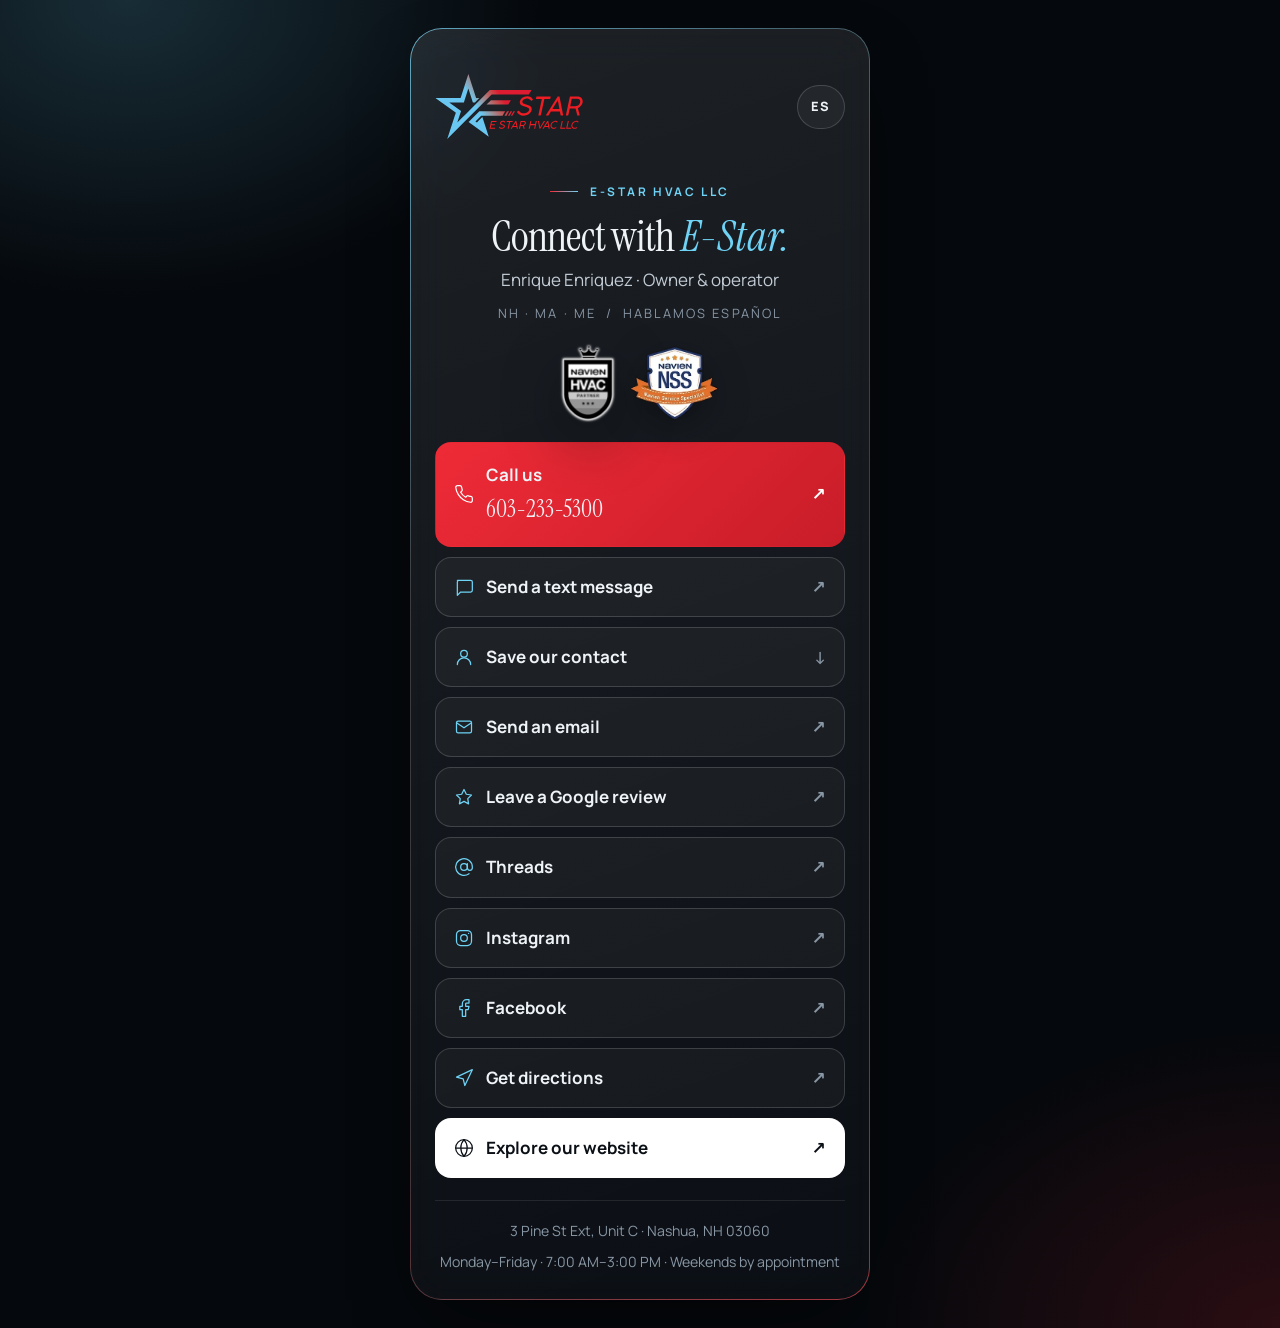
<file: quicklinks/index.html>
<!doctype html>
<html lang="en">
<head>
<meta charset="utf-8">
<meta name="viewport" content="width=device-width, initial-scale=1, viewport-fit=cover">
<meta name="theme-color" content="#05080c">
<link rel="icon" href="../favicon.svg" type="image/svg+xml">
<link rel="apple-touch-icon" href="../apple-touch-icon.png">
<link rel="preconnect" href="https://fonts.googleapis.com">
<link rel="preconnect" href="https://fonts.gstatic.com" crossorigin>
<link href="https://fonts.googleapis.com/css2?family=Instrument+Serif:ital@0;1&family=Manrope:wght@400;500;600;700;800&display=swap" rel="stylesheet">
<link rel="stylesheet" href="../assets/site.css?v=4">
<title>Quick Links | E-Star HVAC</title>
<meta name="description" content="E-Star HVAC LLC provides heating, cooling, ventilation and water heating services for homes and businesses in NH, MA and ME. Call 603-233-5300. Hablamos español.">
<link rel="canonical" href="https://estarhvac.com/quicklinks">
<meta property="og:title" content="Quick Links | E-Star HVAC">
<meta property="og:image" content="https://estarhvac.com/assets/og-image.jpg">
</head>
<body class="ql-body">
<main class="ql glass-card" id="main">
  <div class="ql-top">
    <a href="../" aria-label="E-Star HVAC home"><img src="../assets/logo.svg" width="210" height="95" alt="E-Star HVAC"></a>
    <button class="lang" id="language" type="button" aria-label="Cambiar a español">ES</button>
  </div>
  <div class="eyebrow">E-Star HVAC LLC</div>
  <h1 data-es="Conecta con <em>E-Star.</em>">Connect with <em>E-Star.</em></h1>
  <p class="sub" data-es="Enrique Enriquez · Propietario y operador">Enrique Enriquez · Owner &amp; operator</p>
  <p class="region">NH · MA · ME &nbsp;/&nbsp; Hablamos español</p>
  <div class="ql-badges"><img src="../assets/navien-hvac-partner.webp" width="408" height="600" class="on-dark" alt="Navien HVAC Partner"><img src="../assets/navien-nss.webp" width="230" height="197" alt="Navien Service Specialist (NSS)"></div>
  <nav class="ql-actions" aria-label="Quick Links">
<a class="primary" href="tel:+16032335300"><span class="l"><svg viewBox="0 0 24 24" fill="none" stroke="currentColor" stroke-width="1.5" stroke-linecap="round" stroke-linejoin="round" aria-hidden="true"><path d="M22 16.9v3a2 2 0 0 1-2.2 2 19.8 19.8 0 0 1-8.6-3.1 19.5 19.5 0 0 1-6-6A19.8 19.8 0 0 1 2.1 4.2 2 2 0 0 1 4.1 2h3a2 2 0 0 1 2 1.7c.1 1 .4 1.9.7 2.8a2 2 0 0 1-.5 2.1L8 9.9a16 16 0 0 0 6 6l1.3-1.3a2 2 0 0 1 2.1-.4c.9.3 1.8.6 2.8.7a2 2 0 0 1 1.7 2Z"/></svg><span><span data-es="Llámanos">Call us</span><br><strong>603-233-5300</strong></span></span><b aria-hidden="true">↗</b></a>
<a href="sms:+16032335300"><span class="l"><svg viewBox="0 0 24 24" fill="none" stroke="currentColor" stroke-width="1.5" stroke-linecap="round" stroke-linejoin="round" aria-hidden="true"><path d="M4 4h16a2 2 0 0 1 2 2v10a2 2 0 0 1-2 2H8l-4 4V6a2 2 0 0 1 2-2Z"/></svg><span data-es="Enviar mensaje de texto">Send a text message</span></span><b aria-hidden="true">↗</b></a>
<a href="../contact.vcf" download><span class="l"><svg viewBox="0 0 24 24" fill="none" stroke="currentColor" stroke-width="1.5" stroke-linecap="round" stroke-linejoin="round" aria-hidden="true"><circle cx="12" cy="8" r="4"/><path d="M4 21a8 8 0 0 1 16 0"/></svg><span data-es="Guardar contacto">Save our contact</span></span><b aria-hidden="true">↓</b></a>
<a href="mailto:ESTARHVAC@outlook.com"><span class="l"><svg viewBox="0 0 24 24" fill="none" stroke="currentColor" stroke-width="1.5" stroke-linecap="round" stroke-linejoin="round" aria-hidden="true"><rect x="3" y="5" width="18" height="14" rx="2"/><path d="m3 7 9 6 9-6"/></svg><span data-es="Enviar email">Send an email</span></span><b aria-hidden="true">↗</b></a>
<a href="https://g.page/r/Cccckl4g0tC_EBM/review" target="_blank" rel="noopener"><span class="l"><svg viewBox="0 0 24 24" fill="none" stroke="currentColor" stroke-width="1.5" stroke-linecap="round" stroke-linejoin="round" aria-hidden="true"><path d="m12 3 2.8 5.7 6.2.9-4.5 4.4 1 6.2L12 17.3 6.5 20.2l1-6.2L3 9.6l6.2-.9Z"/></svg><span data-es="Dejar reseña en Google">Leave a Google review</span></span><b aria-hidden="true">↗</b></a>
<a href="https://www.threads.com/@estarhvac?igshid=NTc4MTIwNjQ2YQ==" target="_blank" rel="noopener"><span class="l"><svg viewBox="0 0 24 24" fill="none" stroke="currentColor" stroke-width="1.5" stroke-linecap="round" stroke-linejoin="round" aria-hidden="true"><circle cx="12" cy="12" r="4"/><path d="M16 8v5a3 3 0 0 0 6 0v-1a10 10 0 1 0-4 8"/></svg><span data-es="Threads">Threads</span></span><b aria-hidden="true">↗</b></a>
<a href="https://www.instagram.com/estarhvac" target="_blank" rel="noopener"><span class="l"><svg viewBox="0 0 24 24" fill="none" stroke="currentColor" stroke-width="1.5" stroke-linecap="round" stroke-linejoin="round" aria-hidden="true"><rect x="3" y="3" width="18" height="18" rx="5"/><circle cx="12" cy="12" r="4"/><path d="M17.5 6.5h.01"/></svg><span data-es="Instagram">Instagram</span></span><b aria-hidden="true">↗</b></a>
<a href="https://www.facebook.com/61571699330578/" target="_blank" rel="noopener"><span class="l"><svg viewBox="0 0 24 24" fill="none" stroke="currentColor" stroke-width="1.5" stroke-linecap="round" stroke-linejoin="round" aria-hidden="true"><path d="M18 2h-3a5 5 0 0 0-5 5v3H7v4h3v8h4v-8h3l1-4h-4V7a1 1 0 0 1 1-1h3Z"/></svg><span data-es="Facebook">Facebook</span></span><b aria-hidden="true">↗</b></a>
<a href="https://maps.app.goo.gl/EP4zLizLheFCQJYv8" target="_blank" rel="noopener"><span class="l"><svg viewBox="0 0 24 24" fill="none" stroke="currentColor" stroke-width="1.5" stroke-linecap="round" stroke-linejoin="round" aria-hidden="true"><path d="m3 11 19-9-9 19-2-8-8-2Z"/></svg><span data-es="Cómo llegar">Get directions</span></span><b aria-hidden="true">↗</b></a>
<a class="site" href="../"><span class="l"><svg viewBox="0 0 24 24" fill="none" stroke="currentColor" stroke-width="1.5" stroke-linecap="round" stroke-linejoin="round" aria-hidden="true"><circle cx="12" cy="12" r="10"/><path d="M2 12h20M12 2a15 15 0 0 1 0 20M12 2a15 15 0 0 0 0 20"/></svg><span data-es="Explorar nuestro website">Explore our website</span></span><b aria-hidden="true">↗</b></a>
  </nav>
  <div class="ql-details">
    <p>3 Pine St Ext, Unit C · Nashua, NH 03060</p>
    <p data-es="Lunes–viernes · 7:00 AM–3:00 PM · Fines de semana con cita previa">Monday–Friday · 7:00 AM–3:00 PM · Weekends by appointment</p>
  </div>
</main>
<script>
(()=>{const t=[...document.querySelectorAll('[data-es]')];t.forEach(e=>e.dataset.en=e.innerHTML);let l='en';const b=document.getElementById('language');
function s(v){l=v;document.documentElement.lang=v;t.forEach(e=>e.innerHTML=e.dataset[v]);b.textContent=v==='en'?'ES':'EN';b.setAttribute('aria-label',v==='en'?'Cambiar a español':'Switch to English');try{localStorage.setItem('estar-language',v)}catch{}}
b.addEventListener('click',()=>s(l==='en'?'es':'en'));try{if(localStorage.getItem('estar-language')==='es')s('es')}catch{}})();
</script>
</body>
</html>
</file>
<file: assets/site.css>
/* E-Star HVAC — site styles (v2) */
:root{
  color-scheme:dark;
  --bg:#05080c;
  --bg-2:#0a1017;
  --bg-3:#0f1720;
  --glass:rgba(255,255,255,.045);
  --glass-2:rgba(255,255,255,.075);
  --line:rgba(255,255,255,.09);
  --line-2:rgba(255,255,255,.16);
  --text:#eef3f7;
  --soft:#c3ccd5;
  --muted:#8997a5;
  --ice:#6fd3f5;
  --ice-2:#a9e7fb;
  --red:#ee2b37;
  --red-2:#ff5a63;
  --ivory:#f4f1ea;
  --ivory-2:#e9e4d9;
  --ink:#0b1016;
  --ink-soft:#4f5a66;
  --radius:22px;
  --radius-lg:32px;
  --wrap:1240px;
  --serif:'Instrument Serif',Georgia,'Times New Roman',serif;
  --sans:'Manrope','Segoe UI',system-ui,-apple-system,Arial,sans-serif;
  --ease:cubic-bezier(.2,.7,.2,1);
}
*,*::before,*::after{box-sizing:border-box}
html{scroll-behavior:smooth;-webkit-text-size-adjust:100%}
body{margin:0;background:var(--bg);color:var(--text);font-family:var(--sans);font-size:17px;line-height:1.65;-webkit-font-smoothing:antialiased;overflow-x:hidden}
img{max-width:100%;display:block}
a{color:inherit}
button{font:inherit;color:inherit}
::selection{background:var(--ice);color:var(--ink)}
.wrap{width:min(var(--wrap),100% - 40px);margin-inline:auto}
.skip{position:absolute;left:-999px;top:10px;z-index:100;background:var(--ice);color:var(--ink);padding:10px 16px;border-radius:10px;font-weight:700}
.skip:focus{left:10px}
:focus-visible{outline:2px solid var(--ice);outline-offset:3px;border-radius:6px}

/* ---------- type ---------- */
h1,h2,h3{margin:0;font-weight:600;letter-spacing:-.02em;line-height:1.05}
.display{font-family:var(--serif);font-weight:400;letter-spacing:-.01em}
em,.it{font-family:var(--serif);font-style:italic;font-weight:400;letter-spacing:-.005em}
h2{font-size:clamp(2.4rem,5.4vw,4.6rem);font-family:var(--serif);font-weight:400;letter-spacing:-.015em;line-height:1}
h2 em{color:var(--ice)}
.eyebrow{display:inline-flex;align-items:center;gap:12px;font-size:.74rem;font-weight:700;letter-spacing:.22em;text-transform:uppercase;color:var(--ice)}
.eyebrow::before{content:"";width:28px;height:1px;background:linear-gradient(90deg,var(--red),var(--ice))}
.lead{font-size:clamp(1.08rem,1.6vw,1.28rem);color:var(--soft);line-height:1.6}
.muted{color:var(--muted)}

/* ---------- buttons ---------- */
.btn{position:relative;display:inline-flex;align-items:center;justify-content:center;gap:10px;min-height:54px;padding:0 26px;border-radius:999px;font-weight:700;font-size:.98rem;text-decoration:none;border:0;cursor:pointer;transition:transform .35s var(--ease),box-shadow .35s var(--ease),background .35s var(--ease),color .35s}
.btn-primary{color:#fff;background:linear-gradient(135deg,var(--red) 0%,#c81d29 100%);box-shadow:0 10px 30px -10px rgba(238,43,55,.7),inset 0 1px 0 rgba(255,255,255,.25)}
.btn-primary:hover{transform:translateY(-2px);box-shadow:0 18px 40px -12px rgba(238,43,55,.85),inset 0 1px 0 rgba(255,255,255,.25)}
.btn-ghost{color:var(--text);background:rgba(255,255,255,.06);border:1px solid var(--line-2);backdrop-filter:blur(10px);-webkit-backdrop-filter:blur(10px)}
.btn-ghost:hover{background:rgba(255,255,255,.12);transform:translateY(-2px)}
.btn-ice{color:var(--ink);background:linear-gradient(135deg,var(--ice-2),var(--ice));box-shadow:0 10px 30px -12px rgba(111,211,245,.8)}
.btn-ice:hover{transform:translateY(-2px)}
.btn .arr{transition:transform .35s var(--ease)}
.btn:hover .arr{transform:translate(3px,-3px)}
.link{display:inline-flex;gap:8px;align-items:center;color:var(--ice);font-weight:700;text-decoration:none;border-bottom:1px solid rgba(111,211,245,.35);padding-bottom:3px;transition:border-color .3s,gap .3s}
.link:hover{border-color:var(--ice);gap:12px}

/* ---------- top bar & header ---------- */
.topbar{position:relative;z-index:30;font-size:.78rem;letter-spacing:.14em;text-transform:uppercase;color:var(--muted);border-bottom:1px solid var(--line);background:var(--bg)}
.topbar .wrap{display:flex;justify-content:space-between;align-items:center;gap:16px;min-height:40px}
.topbar a{color:var(--text);text-decoration:none;font-weight:700}
.topbar a span{color:var(--ice)}
.topbar .dot{display:inline-block;width:6px;height:6px;border-radius:50%;background:#35d07f;box-shadow:0 0 0 4px rgba(53,208,127,.15);margin-right:10px;vertical-align:1px}
header.site{position:sticky;top:env(safe-area-inset-top,0px);z-index:40;transition:background .4s,border-color .4s,backdrop-filter .4s}
header.site.scrolled{background:rgba(5,8,12,.72);backdrop-filter:saturate(160%) blur(18px);-webkit-backdrop-filter:saturate(160%) blur(18px);border-bottom:1px solid var(--line)}
.nav{display:flex;align-items:center;justify-content:space-between;gap:20px;min-height:84px}
.brand img{width:156px;height:auto;filter:drop-shadow(0 6px 18px rgba(0,0,0,.4))}
.nav-links{display:flex;gap:6px;align-items:center}
.nav-links a{position:relative;padding:10px 16px;border-radius:999px;text-decoration:none;font-weight:600;font-size:.95rem;color:var(--soft);transition:color .3s,background .3s}
.nav-links a:hover{color:#fff;background:rgba(255,255,255,.06)}
.nav-actions{display:flex;gap:10px;align-items:center}
.lang{min-width:48px;height:44px;border-radius:999px;border:1px solid var(--line-2);background:rgba(255,255,255,.04);font-weight:800;font-size:.8rem;letter-spacing:.1em;cursor:pointer;transition:background .3s}
.lang:hover{background:rgba(255,255,255,.1)}
.nav .btn{min-height:46px;padding:0 20px;font-size:.9rem}
.menu-btn{display:none;width:46px;height:46px;border-radius:50%;border:1px solid var(--line-2);background:rgba(255,255,255,.04);cursor:pointer;position:relative}
.menu-btn span{position:absolute;left:14px;right:14px;height:1.5px;background:#fff;transition:transform .35s var(--ease),opacity .3s}
.menu-btn span:nth-child(1){top:17px}.menu-btn span:nth-child(2){top:22px}.menu-btn span:nth-child(3){top:27px}
.menu-btn[aria-expanded="true"] span:nth-child(1){transform:translateY(5px) rotate(45deg)}
.menu-btn[aria-expanded="true"] span:nth-child(2){opacity:0}
.menu-btn[aria-expanded="true"] span:nth-child(3){transform:translateY(-5px) rotate(-45deg)}

/* ---------- hero ---------- */
.hero{position:relative;min-height:calc(100svh - 124px);display:flex;flex-direction:column;justify-content:flex-end;overflow:hidden;isolation:isolate;margin-top:-84px;padding-top:84px}
.hero-media{position:absolute;inset:0;z-index:-2}
.hero-media img{width:100%;height:100%;object-fit:cover;object-position:center 40%;transform:scale(1.08);animation:kenburns 22s var(--ease) forwards}
@keyframes kenburns{to{transform:scale(1)}}
.hero::before{content:"";position:absolute;inset:0;z-index:-1;background:
  linear-gradient(90deg,rgba(5,8,12,.96) 0%,rgba(5,8,12,.82) 38%,rgba(5,8,12,.35) 70%,rgba(5,8,12,.55) 100%),
  linear-gradient(0deg,var(--bg) 0%,rgba(5,8,12,0) 35%)}
.aurora{position:absolute;z-index:-1;border-radius:50%;filter:blur(90px);opacity:.55;pointer-events:none}
.aurora.a1{width:520px;height:520px;left:-160px;top:10%;background:radial-gradient(circle,rgba(111,211,245,.55),transparent 65%);animation:float 16s ease-in-out infinite}
.aurora.a2{width:420px;height:420px;left:28%;bottom:-180px;background:radial-gradient(circle,rgba(238,43,55,.45),transparent 65%);animation:float 19s ease-in-out infinite reverse}
@keyframes float{50%{transform:translate(40px,-30px) scale(1.08)}}
.hero-inner{display:grid;grid-template-columns:minmax(0,1.25fr) minmax(0,.75fr);gap:48px;align-items:end;padding:90px 0 56px}
.hero h1{font-family:var(--serif);font-weight:400;font-size:clamp(3.3rem,8.4vw,7.6rem);line-height:.92;letter-spacing:-.025em;margin:22px 0 26px}
.hero h1 em{background:linear-gradient(100deg,var(--ice-2) 0%,var(--ice) 45%,#ffffff 100%);-webkit-background-clip:text;background-clip:text;color:transparent;padding-right:.08em}
.hero p.lead{max-width:560px;margin:0 0 34px}
.hero-ctas{display:flex;flex-wrap:wrap;gap:14px}
.chips{display:flex;flex-wrap:wrap;gap:10px;margin-top:34px}
.chip{display:inline-flex;align-items:center;gap:8px;padding:8px 14px;border-radius:999px;border:1px solid var(--line-2);background:rgba(255,255,255,.04);backdrop-filter:blur(8px);-webkit-backdrop-filter:blur(8px);font-size:.84rem;font-weight:600;color:var(--soft)}
.chip svg{width:16px;height:16px;color:var(--ice)}
.glass-card{position:relative;padding:28px;border-radius:var(--radius-lg);background:linear-gradient(160deg,rgba(255,255,255,.1),rgba(255,255,255,.03));border:1px solid var(--line-2);backdrop-filter:blur(22px) saturate(140%);-webkit-backdrop-filter:blur(22px) saturate(140%);box-shadow:0 30px 80px -30px rgba(0,0,0,.8)}
.glass-card::before{content:"";position:absolute;inset:-1px;border-radius:inherit;padding:1px;background:linear-gradient(140deg,rgba(111,211,245,.7),transparent 35%,transparent 65%,rgba(238,43,55,.6));-webkit-mask:linear-gradient(#000 0 0) content-box,linear-gradient(#000 0 0);-webkit-mask-composite:xor;mask-composite:exclude;pointer-events:none}
.hero-card .k{font-size:.72rem;letter-spacing:.2em;text-transform:uppercase;color:var(--muted);font-weight:700}
.hero-card .phone{display:block;font-family:var(--serif);font-size:clamp(2.2rem,3.4vw,2.9rem);line-height:1.05;text-decoration:none;margin:6px 0 18px;color:#fff}
.hero-card .phone:hover{color:var(--ice-2)}
.hero-card .rows{display:grid;gap:12px;padding-top:18px;border-top:1px solid var(--line)}
.hero-card .rows div{display:flex;justify-content:space-between;gap:16px;font-size:.92rem}
.hero-card .rows span:first-child{color:var(--muted)}
.hero-card .rows span:last-child{text-align:right;font-weight:600}
.hero-card .actions{display:grid;grid-template-columns:1fr 1fr;gap:10px;margin-top:22px}
.hero-card .actions .btn{min-height:48px;padding:0 14px;font-size:.9rem}
.scroll-cue{display:flex;justify-content:space-between;align-items:center;padding:22px 0 30px;border-top:1px solid var(--line);font-size:.74rem;letter-spacing:.2em;text-transform:uppercase;color:var(--muted)}
.scroll-cue a{text-decoration:none;color:var(--soft);display:inline-flex;gap:12px;align-items:center}
.scroll-cue .mouse{width:22px;height:34px;border:1.5px solid var(--line-2);border-radius:12px;position:relative}
.scroll-cue .mouse::after{content:"";position:absolute;left:50%;top:7px;width:3px;height:7px;border-radius:2px;background:var(--ice);transform:translateX(-50%);animation:wheel 1.8s infinite}
@keyframes wheel{0%{opacity:0;transform:translate(-50%,0)}30%{opacity:1}100%{opacity:0;transform:translate(-50%,10px)}}

/* ---------- marquee ---------- */
.marquee{position:relative;border-block:1px solid var(--line);background:var(--bg-2);overflow:hidden;padding:22px 0}
.marquee-track{display:flex;width:max-content;gap:0;animation:marquee 38s linear infinite}
.marquee:hover .marquee-track{animation-play-state:paused}
.marquee-track span{display:inline-flex;align-items:center;gap:34px;padding-right:34px;font-family:var(--serif);font-size:clamp(1.6rem,3vw,2.4rem);color:var(--soft);white-space:nowrap}
.marquee-track span i{font-style:normal;color:var(--red);font-size:.8em}
.marquee-track span:nth-child(even){color:transparent;-webkit-text-stroke:1px rgba(255,255,255,.35)}
@keyframes marquee{to{transform:translateX(-50%)}}

/* ---------- sections ---------- */
.section{padding:clamp(90px,11vw,150px) 0;position:relative}
.head{display:grid;grid-template-columns:minmax(0,1.1fr) minmax(0,.9fr);gap:48px;align-items:end;margin-bottom:64px}
.head h2{margin-top:20px}
.head p{margin:0;color:var(--soft);font-size:1.08rem;max-width:460px;justify-self:end}

/* services */
.services{background:radial-gradient(1000px 500px at 85% 0%,rgba(111,211,245,.07),transparent 60%),var(--bg)}
.svc-grid{display:grid;grid-template-columns:repeat(3,1fr);gap:18px}
.svc{position:relative;display:flex;flex-direction:column;padding:34px 30px 30px;border-radius:var(--radius);background:linear-gradient(180deg,rgba(255,255,255,.055),rgba(255,255,255,.02));border:1px solid var(--line);overflow:hidden;transition:transform .5s var(--ease),border-color .4s,background .4s;isolation:isolate}
.svc::before{content:"";position:absolute;inset:0;z-index:-1;background:radial-gradient(420px circle at var(--mx,50%) var(--my,0%),rgba(111,211,245,.14),transparent 45%);opacity:0;transition:opacity .4s}
.svc:hover{transform:translateY(-6px);border-color:rgba(111,211,245,.35)}
.svc:hover::before{opacity:1}
.svc .num{position:absolute;right:26px;top:24px;font-family:var(--serif);font-size:1.1rem;color:var(--muted)}
.svc .ico{width:56px;height:56px;border-radius:16px;display:grid;place-items:center;background:linear-gradient(145deg,rgba(111,211,245,.18),rgba(111,211,245,.04));border:1px solid rgba(111,211,245,.25);color:var(--ice);margin-bottom:26px}
.svc .ico svg{width:26px;height:26px}
.svc .tag{font-size:.72rem;letter-spacing:.18em;text-transform:uppercase;color:var(--muted);font-weight:700}
.svc h3{font-family:var(--serif);font-weight:400;font-size:2rem;line-height:1.05;margin:8px 0 12px}
.svc p{color:var(--soft);margin:0 0 20px;font-size:.98rem}
.svc ul{list-style:none;padding:0;margin:0 0 26px;display:grid;gap:9px}
.svc li{display:flex;gap:10px;align-items:center;font-size:.94rem;color:var(--text)}
.svc li::before{content:"";width:6px;height:6px;border-radius:50%;background:var(--red);box-shadow:0 0 0 3px rgba(238,43,55,.18);flex:none}
.svc .go{margin-top:auto;display:inline-flex;justify-content:space-between;align-items:center;padding-top:20px;border-top:1px solid var(--line);text-decoration:none;font-weight:700;font-size:.92rem;color:var(--text)}
.svc .go b{width:36px;height:36px;border-radius:50%;display:grid;place-items:center;border:1px solid var(--line-2);transition:background .35s,color .35s,transform .35s}
.svc:hover .go b{background:var(--ice);color:var(--ink);transform:rotate(45deg)}

/* promise band */
.promise{border-block:1px solid var(--line);background:var(--bg-2)}
.promise .wrap{display:grid;grid-template-columns:repeat(4,1fr)}
.promise div{padding:34px 26px;border-left:1px solid var(--line);display:flex;gap:16px;align-items:center}
.promise div:first-child{border-left:0}
.promise svg{width:30px;height:30px;color:var(--ice);flex:none}
.promise strong{display:block;font-size:1rem}
.promise small{display:block;color:var(--muted);font-size:.86rem;line-height:1.4}

/* navien certifications */
.certs{background:radial-gradient(800px 420px at 85% 50%,rgba(111,211,245,.10),transparent 65%),var(--bg);border-bottom:1px solid var(--line)}
.certs-grid{display:grid;grid-template-columns:minmax(0,1fr) minmax(0,1fr);gap:clamp(40px,6vw,90px);align-items:center}
.certs-copy h2{margin:20px 0 22px}
.certs-copy .lead{margin:0 0 30px;max-width:540px}
.badges{display:grid;grid-template-columns:1fr 1fr;gap:18px}
.badge-card{margin:0;display:flex;flex-direction:column;align-items:center;justify-content:flex-start;gap:22px;padding:34px 22px 26px;border-radius:var(--radius-lg);border:1px solid var(--line);background:linear-gradient(180deg,rgba(255,255,255,.06),rgba(255,255,255,.015));text-align:center;transition:transform .5s var(--ease),border-color .4s}
.badge-card:hover{transform:translateY(-6px);border-color:rgba(111,211,245,.35)}
.badge-card img{width:auto;height:170px;object-fit:contain;filter:drop-shadow(0 18px 30px rgba(0,0,0,.45))}
.badge-card figcaption strong{display:block;font-family:var(--serif);font-weight:400;font-size:1.35rem;line-height:1.15}
.badge-card figcaption span{display:block;margin-top:4px;font-size:.8rem;letter-spacing:.14em;text-transform:uppercase;color:var(--muted);font-weight:700}
.badge-card img.on-dark,.ql-badges img.on-dark{filter:drop-shadow(0 0 1px rgba(255,255,255,.95)) drop-shadow(0 0 1px rgba(255,255,255,.8)) drop-shadow(0 18px 30px rgba(0,0,0,.45))}
.chip-navien{text-decoration:none;border-color:rgba(111,211,245,.45);color:#fff}
.ql-badges{display:flex;justify-content:center;align-items:center;gap:18px;margin:0 0 22px}
.ql-badges img{height:74px;width:auto;filter:drop-shadow(0 10px 18px rgba(0,0,0,.4))}

/* about (ivory) */
.about{background:var(--ivory);color:var(--ink)}
.about .eyebrow{color:#b3141f}
.about h2 em{color:#b3141f}
.about-grid{display:grid;grid-template-columns:minmax(0,.95fr) minmax(0,1.05fr);gap:clamp(40px,7vw,100px);align-items:center}
.about-media{position:relative}
.about-media .frame{border-radius:var(--radius-lg);overflow:hidden;aspect-ratio:4/5;box-shadow:0 40px 80px -40px rgba(11,16,22,.55)}
.about-media .frame img{width:100%;height:100%;object-fit:cover;transform:scale(1.06);transition:transform 1.2s var(--ease)}
.about-media:hover .frame img{transform:scale(1)}
.about-media .inset{position:absolute;right:-28px;bottom:-34px;width:44%;border-radius:22px;overflow:hidden;border:6px solid var(--ivory);box-shadow:0 30px 60px -30px rgba(11,16,22,.6);aspect-ratio:4/3}
.about-media .inset img{width:100%;height:100%;object-fit:cover}
.about-media .badge{position:absolute;left:-18px;top:34px;background:var(--ink);color:#fff;padding:16px 20px;border-radius:18px;box-shadow:0 20px 40px -20px rgba(0,0,0,.6);max-width:230px}
.about-media .badge b{display:block;font-family:var(--serif);font-weight:400;font-size:1.35rem;line-height:1.1}
.about-media .badge small{color:#9fb0bf;font-size:.8rem}
.about-copy h2{margin:20px 0 26px}
.about-copy .lead{color:var(--ink);font-family:var(--serif);font-size:clamp(1.5rem,2.4vw,2rem);line-height:1.25;margin:0 0 22px}
.about-copy p{color:var(--ink-soft);margin:0 0 18px}
.sign{display:flex;align-items:center;gap:18px;margin:34px 0 30px;padding-top:28px;border-top:1px solid rgba(11,16,22,.12)}
.sign .mono{width:60px;height:60px;border-radius:50%;display:grid;place-items:center;background:var(--ink);color:#fff;font-family:var(--serif);font-size:1.5rem}
.sign strong{display:block;font-family:var(--serif);font-weight:400;font-size:1.7rem;line-height:1}
.sign span{font-size:.88rem;color:var(--ink-soft)}
.about .link{color:#b3141f;border-color:rgba(179,20,31,.3)}
.about .link:hover{border-color:#b3141f}

/* gallery */
.work{background:var(--bg)}
.filters{display:flex;flex-wrap:wrap;gap:8px;margin:-24px 0 40px}
.filters button{padding:10px 18px;border-radius:999px;border:1px solid var(--line-2);background:transparent;font-weight:700;font-size:.88rem;color:var(--soft);cursor:pointer;transition:all .3s var(--ease)}
.filters button:hover{color:#fff;border-color:rgba(255,255,255,.35)}
.filters button[aria-pressed="true"]{background:#fff;color:var(--ink);border-color:#fff}
.filters button .n{opacity:.55;margin-left:6px;font-weight:600}
.masonry{display:grid;grid-template-columns:repeat(3,1fr);grid-auto-rows:210px;grid-auto-flow:dense;gap:16px}
.tile{position:relative;display:block;width:100%;height:100%;margin:0;padding:0;border:0;border-radius:20px;overflow:hidden;cursor:zoom-in;background:var(--bg-3);isolation:isolate;text-align:left;grid-row:span 2}
.tile.wide{grid-column:span 2}
.tile img{width:100%;height:100%;object-fit:cover;transition:transform 1s var(--ease),filter .6s}
.masonry.collapsed .tile:nth-child(n+11){display:none}
.more{display:flex;justify-content:center;margin-top:30px}
.more[hidden]{display:none}
.tile::after{content:"";position:absolute;inset:0;background:linear-gradient(0deg,rgba(5,8,12,.92) 0%,rgba(5,8,12,.2) 45%,transparent 70%);opacity:.85;transition:opacity .5s}
.tile:hover img{transform:scale(1.05)}
.tile:hover::after{opacity:1}
.tile .cap{position:absolute;left:20px;right:20px;bottom:18px;z-index:2;display:flex;justify-content:space-between;align-items:end;gap:12px}
.tile .cap small{display:block;font-size:.68rem;letter-spacing:.18em;text-transform:uppercase;color:var(--ice);font-weight:800;margin-bottom:4px}
.tile .cap strong{display:block;font-family:var(--serif);font-weight:400;font-size:1.45rem;line-height:1.1;color:#fff}
.tile .cap b{flex:none;width:38px;height:38px;border-radius:50%;display:grid;place-items:center;background:rgba(255,255,255,.12);backdrop-filter:blur(8px);-webkit-backdrop-filter:blur(8px);color:#fff;transform:scale(.8);opacity:0;transition:all .4s var(--ease)}
.tile:hover .cap b{transform:scale(1);opacity:1}
.tile.hide{display:none}
.work-foot{display:flex;justify-content:space-between;align-items:center;gap:20px;flex-wrap:wrap;margin-top:34px;padding-top:28px;border-top:1px solid var(--line);color:var(--muted)}

/* before / after */
.ba{background:linear-gradient(180deg,var(--bg) 0%,var(--bg-2) 100%)}
.ba-grid{display:grid;grid-template-columns:1fr 1fr;gap:26px}
.ba-card{border-radius:var(--radius-lg);overflow:hidden;background:var(--bg-3);border:1px solid var(--line)}
.compare{position:relative;aspect-ratio:3/4;overflow:hidden;user-select:none;-webkit-user-select:none;touch-action:pan-y;cursor:ew-resize;--pos:50%}
.compare img{position:absolute;inset:0;width:100%;height:100%;object-fit:cover;pointer-events:none}
.compare .after-img{clip-path:inset(0 0 0 var(--pos))}
.compare .bar{position:absolute;top:0;bottom:0;left:var(--pos);width:2px;margin-left:-1px;background:#fff;box-shadow:0 0 20px rgba(0,0,0,.5)}
.compare .knob{position:absolute;top:50%;left:var(--pos);width:58px;height:58px;margin:-29px 0 0 -29px;border-radius:50%;background:rgba(255,255,255,.95);color:var(--ink);display:grid;place-items:center;box-shadow:0 10px 30px rgba(0,0,0,.45);font-weight:800;font-size:1.1rem;letter-spacing:-2px}
.compare .lbl{position:absolute;top:18px;padding:7px 13px;border-radius:999px;font-size:.7rem;font-weight:800;letter-spacing:.18em;background:rgba(5,8,12,.7);backdrop-filter:blur(8px);-webkit-backdrop-filter:blur(8px)}
.compare .lbl.l{left:18px}
.compare .lbl.r{right:18px;background:var(--ice);color:var(--ink)}
.compare input{position:absolute;inset:0;width:100%;height:100%;opacity:0;cursor:ew-resize;margin:0}
.ba-copy{padding:26px 28px 30px}
.ba-copy small{font-size:.72rem;letter-spacing:.18em;text-transform:uppercase;color:var(--ice);font-weight:800}
.ba-copy h3{font-family:var(--serif);font-weight:400;font-size:2rem;margin:8px 0 8px}
.ba-copy p{margin:0;color:var(--soft)}

/* maintenance */
.maint{background:var(--bg-2)}
.maint-grid{display:grid;grid-template-columns:repeat(4,1fr);gap:16px}
.m-card{position:relative;border-radius:var(--radius);overflow:hidden;aspect-ratio:3/4;background:var(--bg-3);cursor:zoom-in;border:0;padding:0}
.m-card img{width:100%;height:100%;object-fit:cover;transition:transform 1s var(--ease)}
.m-card:hover img{transform:scale(1.06)}
.m-card::after{content:"";position:absolute;inset:0;background:linear-gradient(0deg,rgba(5,8,12,.9),transparent 55%)}
.m-card span{position:absolute;left:18px;right:18px;bottom:16px;z-index:2;text-align:left}
.m-card small{display:block;font-size:.66rem;letter-spacing:.18em;text-transform:uppercase;color:var(--ice);font-weight:800}
.m-card strong{display:block;font-family:var(--serif);font-weight:400;font-size:1.35rem;line-height:1.1;color:#fff}
.maint-cta{margin-top:30px;display:flex;justify-content:space-between;align-items:center;gap:20px;flex-wrap:wrap;padding:30px 34px;border-radius:var(--radius);border:1px solid var(--line);background:linear-gradient(120deg,rgba(111,211,245,.1),rgba(238,43,55,.06))}
.maint-cta strong{font-family:var(--serif);font-weight:400;font-size:1.8rem;display:block;line-height:1.1}
.maint-cta p{margin:4px 0 0;color:var(--soft)}

/* review */
.review{background:var(--bg);text-align:center;overflow:hidden}
.review .quote-mark{font-family:var(--serif);font-size:12rem;line-height:.6;color:var(--red);opacity:.9;height:80px}
.review .stars{color:#ffc451;letter-spacing:6px;font-size:1.2rem;margin:18px 0}
.review blockquote{margin:0 auto;max-width:900px;font-family:var(--serif);font-size:clamp(2rem,4.4vw,3.6rem);line-height:1.1;letter-spacing:-.01em}
.review cite{display:block;margin-top:26px;font-style:normal;color:var(--muted);font-size:.95rem}
.review cite b{color:var(--text)}
.review .row{display:flex;gap:12px;justify-content:center;flex-wrap:wrap;margin-top:34px}

/* process */
.process{background:var(--ivory);color:var(--ink)}
.process .eyebrow{color:#b3141f}
.process h2 em{color:#b3141f}
.steps{display:grid;grid-template-columns:repeat(3,1fr);gap:0;border-top:1px solid rgba(11,16,22,.15)}
.step{padding:38px 34px 10px 0;position:relative}
.step+.step{padding-left:34px;border-left:1px solid rgba(11,16,22,.12)}
.step .n{font-family:var(--serif);font-size:4.4rem;line-height:1;color:transparent;-webkit-text-stroke:1px rgba(11,16,22,.4)}
.step h3{font-family:var(--serif);font-weight:400;font-size:2rem;margin:14px 0 10px}
.step p{color:var(--ink-soft);margin:0}

/* faq */
.faq{background:var(--bg)}
.faq-grid{display:grid;grid-template-columns:minmax(0,.8fr) minmax(0,1.2fr);gap:clamp(40px,6vw,90px)}
.faq-grid h2{margin:20px 0 22px}
.faq-list{border-top:1px solid var(--line)}
.faq details{border-bottom:1px solid var(--line)}
.faq summary{list-style:none;cursor:pointer;display:flex;justify-content:space-between;align-items:center;gap:20px;padding:28px 0;font-size:1.18rem;font-weight:600;transition:color .3s}
.faq summary::-webkit-details-marker{display:none}
.faq summary:hover{color:var(--ice-2)}
.faq summary .pm{flex:none;width:40px;height:40px;border-radius:50%;border:1px solid var(--line-2);position:relative;transition:transform .4s var(--ease),background .3s}
.faq summary .pm::before,.faq summary .pm::after{content:"";position:absolute;left:50%;top:50%;width:14px;height:1.5px;background:currentColor;transform:translate(-50%,-50%)}
.faq summary .pm::after{transform:translate(-50%,-50%) rotate(90deg);transition:transform .4s var(--ease)}
.faq details[open] summary .pm{background:var(--ice);color:var(--ink);border-color:var(--ice)}
.faq details[open] summary .pm::after{transform:translate(-50%,-50%) rotate(0)}
.faq details p{margin:0 0 28px;color:var(--soft);max-width:640px}

/* contact */
.contact{position:relative;overflow:hidden;background:radial-gradient(900px 600px at 0% 100%,rgba(238,43,55,.12),transparent 60%),radial-gradient(900px 600px at 100% 0%,rgba(111,211,245,.12),transparent 60%),var(--bg-2);border-top:1px solid var(--line)}
.contact-grid{display:grid;grid-template-columns:minmax(0,.9fr) minmax(0,1.1fr);gap:clamp(40px,6vw,80px);align-items:start}
.contact h2{margin:20px 0 20px}
.big-phone{display:inline-block;font-family:var(--serif);font-size:clamp(2.8rem,6vw,4.6rem);line-height:1;text-decoration:none;margin:26px 0 34px;background:linear-gradient(100deg,#fff,var(--ice-2));-webkit-background-clip:text;background-clip:text;color:transparent}
.info{display:grid;grid-template-columns:1fr 1fr;gap:26px 30px;padding-top:30px;border-top:1px solid var(--line)}
.info strong{display:block;font-size:.72rem;letter-spacing:.18em;text-transform:uppercase;color:var(--muted);margin-bottom:6px}
.info p{margin:0;color:var(--text);font-size:.98rem;line-height:1.55}
.info a{text-decoration:none;color:var(--ice-2)}
.emergency{margin-top:30px;padding:20px 22px;border-radius:18px;border:1px solid rgba(238,43,55,.35);background:rgba(238,43,55,.07);display:flex;gap:14px}
.emergency svg{width:24px;height:24px;color:var(--red-2);flex:none;margin-top:2px}
.emergency strong{display:block}
.emergency p{margin:2px 0 0;color:var(--soft);font-size:.94rem}
form.quote{padding:clamp(26px,4vw,44px)}
form.quote h3{font-family:var(--serif);font-weight:400;font-size:2.2rem;margin:0 0 6px}
.form-note{color:var(--muted);font-size:.9rem;margin:0 0 24px}
.field{display:block;margin-bottom:16px}
.field span{display:block;font-size:.78rem;font-weight:700;letter-spacing:.06em;color:var(--soft);margin-bottom:8px}
.field input,.field select,.field textarea{width:100%;padding:15px 16px;border-radius:14px;border:1px solid var(--line-2);background:rgba(5,8,12,.55);color:var(--text);font:inherit;font-size:1rem;transition:border-color .3s,box-shadow .3s,background .3s}
.field select{appearance:none;-webkit-appearance:none;background-image:url("data:image/svg+xml,%3Csvg xmlns='http://www.w3.org/2000/svg' width='12' height='8' fill='none' stroke='%23a9e7fb' stroke-width='1.6'%3E%3Cpath d='m1 1 5 5 5-5'/%3E%3C/svg%3E");background-repeat:no-repeat;background-position:right 16px center;padding-right:40px}
.field select option{background:var(--bg-3);color:var(--text)}
.field input:focus,.field select:focus,.field textarea:focus{outline:0;border-color:var(--ice);box-shadow:0 0 0 4px rgba(111,211,245,.15);background:rgba(5,8,12,.8)}
.field textarea{resize:vertical;min-height:120px}
.row2{display:grid;grid-template-columns:1fr 1fr;gap:14px}
.form-actions{display:grid;grid-template-columns:1fr 1fr;gap:12px;margin-top:8px}
.form-actions .btn{width:100%}
#message-result{margin-top:20px;padding:18px;border-radius:16px;border:1px solid var(--line-2);background:rgba(5,8,12,.5)}
#message-result p{margin:0 0 10px;font-size:.92rem;color:var(--soft)}
#message-result textarea{width:100%;border-radius:12px;border:1px solid var(--line);background:transparent;color:var(--text);padding:12px;font:inherit;font-size:.9rem}
#message-result .copy{margin-top:10px;min-height:42px;padding:0 18px;font-size:.88rem}
#copy-status{margin-left:10px;color:var(--ice);font-size:.88rem}

/* footer */
footer.site{background:#030507;border-top:1px solid var(--line);padding:80px 0 0}
.foot-top{display:grid;grid-template-columns:1.4fr 1fr 1fr 1fr;gap:40px;padding-bottom:60px}
.foot-brand img{width:200px}
.foot-brand p{font-family:var(--serif);font-size:1.6rem;line-height:1.15;color:var(--soft);margin:22px 0 0;max-width:280px}
footer.site strong{display:block;font-size:.72rem;letter-spacing:.2em;text-transform:uppercase;color:var(--muted);margin-bottom:16px}
footer.site nav a,footer.site .col a{display:block;text-decoration:none;color:var(--soft);padding:5px 0;transition:color .3s}
footer.site nav a:hover,footer.site .col a:hover{color:#fff}
.foot-bottom{display:flex;justify-content:space-between;flex-wrap:wrap;gap:12px;padding:26px 0 30px;border-top:1px solid var(--line);font-size:.84rem;color:var(--muted)}
.foot-word{font-family:var(--serif);font-size:clamp(4rem,17vw,15rem);line-height:.8;text-align:center;letter-spacing:-.04em;color:transparent;-webkit-text-stroke:1px rgba(255,255,255,.08);user-select:none;margin:0;padding:0 0 10px;white-space:nowrap;overflow:hidden}

/* mobile contact bar */
.mobile-bar{display:none}

/* lightbox */
dialog.lightbox{padding:0;border:0;background:transparent;max-width:100vw;max-height:100vh;width:100vw;height:100vh;color:#fff}
dialog.lightbox::backdrop{background:rgba(3,5,7,.94);backdrop-filter:blur(8px);-webkit-backdrop-filter:blur(8px)}
.lb-inner{position:relative;width:100%;height:100%;display:flex;flex-direction:column;align-items:center;justify-content:center;padding:70px 80px 30px}
.lb-inner img{max-width:100%;max-height:calc(100vh - 170px);border-radius:14px;box-shadow:0 30px 80px rgba(0,0,0,.6);object-fit:contain}
.lb-cap{margin-top:18px;text-align:center}
.lb-cap small{display:block;font-size:.7rem;letter-spacing:.18em;text-transform:uppercase;color:var(--ice);font-weight:800}
.lb-cap strong{font-family:var(--serif);font-weight:400;font-size:1.6rem}
.lb-btn{position:absolute;width:52px;height:52px;border-radius:50%;border:1px solid var(--line-2);background:rgba(255,255,255,.06);cursor:pointer;display:grid;place-items:center;font-size:1.4rem;transition:background .3s}
.lb-btn:hover{background:rgba(255,255,255,.16)}
.lb-close{top:18px;right:18px}
.lb-prev{left:18px;top:50%;margin-top:-26px}
.lb-next{right:18px;top:50%;margin-top:-26px}
.lb-count{position:absolute;top:30px;left:28px;font-size:.8rem;letter-spacing:.16em;color:var(--muted)}

/* reveal */
.reveal{transition:opacity 1s var(--ease),transform 1s var(--ease)}
.reveal.pending{opacity:0;transform:translateY(34px)}
.reveal.pending.in{opacity:1;transform:none}
.reveal.d1{transition-delay:.08s}.reveal.d2{transition-delay:.16s}.reveal.d3{transition-delay:.24s}.reveal.d4{transition-delay:.32s}.reveal.d5{transition-delay:.4s}

/* ---------- responsive ---------- */
@media (max-width:1100px){
  .svc-grid{grid-template-columns:repeat(2,1fr)}
  .promise .wrap{grid-template-columns:repeat(2,1fr)}
  .promise div:nth-child(3){border-left:0}
  .promise div:nth-child(n+3){border-top:1px solid var(--line)}
  .maint-grid{grid-template-columns:repeat(2,1fr)}
  .foot-top{grid-template-columns:1fr 1fr}
}
@media (max-width:980px){
  .nav-links{position:fixed;inset:124px 16px auto 16px;flex-direction:column;align-items:stretch;gap:4px;padding:14px;border-radius:24px;background:rgba(10,16,23,.96);border:1px solid var(--line-2);backdrop-filter:blur(20px);-webkit-backdrop-filter:blur(20px);opacity:0;visibility:hidden;transform:translateY(-10px);transition:all .35s var(--ease)}
  .nav-links.open{opacity:1;visibility:visible;transform:none}
  .nav-links a{padding:16px 18px;font-size:1.1rem}
  .menu-btn{display:block}
  .nav .btn{display:none}
  .hero-inner{grid-template-columns:1fr;padding:60px 0 40px;gap:34px}
  .hero::before{background:linear-gradient(180deg,rgba(5,8,12,.55) 0%,rgba(5,8,12,.85) 45%,var(--bg) 100%)}
  .head{grid-template-columns:1fr;gap:20px;margin-bottom:44px}
  .head p{justify-self:start}
  .about-grid,.faq-grid,.contact-grid,.certs-grid{grid-template-columns:1fr}
  .about-media{max-width:560px;margin-bottom:30px}
  .masonry{grid-template-columns:repeat(2,1fr);grid-auto-rows:180px}
  .ba-grid{grid-template-columns:1fr}
  .steps{grid-template-columns:1fr}
  .step,.step+.step{padding:30px 0;border-left:0;border-bottom:1px solid rgba(11,16,22,.12)}
}
@media (max-width:640px){
  body{font-size:16px;padding-bottom:74px}
  .wrap{width:calc(100% - 32px)}
  .topbar .where{display:none}
  .topbar .wrap{justify-content:center}
  .nav{min-height:72px}
  .brand img{width:128px}
  .nav-links{inset:112px 12px auto 12px}
  .hero{margin-top:-72px;padding-top:72px}
  .hero h1{font-size:clamp(3rem,15vw,4.4rem)}
  .hero-ctas .btn{flex:1 1 100%}
  .hero-card .actions{grid-template-columns:1fr}
  .scroll-cue{display:none}
  .svc-grid{grid-template-columns:1fr}
  .badge-card{padding:24px 12px 20px}
  .badge-card img{height:120px}
  .badge-card figcaption strong{font-size:1.05rem}
  .badge-card figcaption span{font-size:.62rem;letter-spacing:.08em}
  .promise .wrap{grid-template-columns:1fr}
  .promise div{border-left:0;border-top:1px solid var(--line);padding:22px 4px}
  .promise div:first-child{border-top:0}
  .masonry{grid-template-columns:1fr 1fr;grid-auto-rows:150px;gap:10px}
  .tile .cap{left:12px;right:12px;bottom:10px}
  .tile .cap strong{font-size:1.05rem}
  .tile .cap small{font-size:.58rem;letter-spacing:.12em}
  .tile .cap b{display:none}
  .maint-grid{grid-template-columns:1fr 1fr;gap:10px}
  .about-media .inset{right:-6px;bottom:-24px}
  .about-media .badge{left:10px;top:14px}
  .info,.row2,.form-actions{grid-template-columns:1fr}
  .foot-top{grid-template-columns:1fr}
  .lb-inner{padding:70px 12px 90px}
  .lb-prev,.lb-next{top:auto;bottom:20px;margin:0}
  .lb-prev{left:calc(50% - 64px)}.lb-next{right:calc(50% - 64px)}
  .mobile-bar{display:grid;grid-template-columns:1fr 1fr;gap:10px;position:fixed;left:12px;right:12px;bottom:calc(12px + env(safe-area-inset-bottom, 0px));z-index:50;padding:8px;border-radius:999px;background:rgba(10,16,23,.88);border:1px solid var(--line-2);backdrop-filter:blur(16px);-webkit-backdrop-filter:blur(16px);box-shadow:0 20px 40px -10px rgba(0,0,0,.7)}
  .mobile-bar a{min-height:48px;font-size:.95rem}
}
@media (prefers-reduced-motion:reduce){
  *,*::before,*::after{animation:none!important;transition:none!important;scroll-behavior:auto!important}
  .reveal{opacity:1;transform:none}
  .hero-media img{transform:none}
}

/* ---------- quick links page ---------- */
.ql-body{min-height:100svh;display:grid;place-items:center;padding:28px 16px;background:radial-gradient(700px 500px at 10% 0%,rgba(111,211,245,.18),transparent 60%),radial-gradient(700px 500px at 100% 100%,rgba(238,43,55,.16),transparent 60%),var(--bg)}
.ql{width:min(460px,100%);padding:30px 24px 26px;text-align:center}
.ql-top{display:flex;justify-content:space-between;align-items:center;margin-bottom:18px}
.ql-top img{width:150px}
.ql h1{font-family:var(--serif);font-weight:400;font-size:2.7rem;line-height:1;margin:14px 0 8px}
.ql h1 em{color:var(--ice);white-space:nowrap}
.ql .sub{color:var(--soft);margin:0}
.ql .region{color:var(--muted);font-size:.8rem;letter-spacing:.16em;text-transform:uppercase;margin:8px 0 22px}
.ql-actions{display:grid;gap:10px;text-align:left}
.ql-actions a{display:flex;align-items:center;justify-content:space-between;gap:12px;padding:15px 18px;border-radius:16px;border:1px solid var(--line-2);background:rgba(255,255,255,.04);text-decoration:none;font-weight:700;transition:background .3s,transform .3s var(--ease),border-color .3s}
.ql-actions a:hover{background:rgba(255,255,255,.09);transform:translateY(-2px);border-color:rgba(111,211,245,.4)}
.ql-actions a .l{display:flex;align-items:center;gap:12px}
.ql-actions a svg{width:20px;height:20px;color:var(--ice);flex:none}
.ql-actions a b{color:var(--muted);font-weight:600}
.ql-actions a.primary{background:linear-gradient(135deg,var(--red),#c81d29);border-color:transparent;padding:18px}
.ql-actions a.primary svg,.ql-actions a.primary b{color:#fff}
.ql-actions a.primary strong{font-family:var(--serif);font-weight:400;font-size:1.5rem}
.ql-actions a.site{background:#fff;color:var(--ink)}
.ql-actions a.site svg,.ql-actions a.site b{color:var(--ink)}
.ql-details{margin-top:22px;padding-top:18px;border-top:1px solid var(--line);color:var(--muted);font-size:.88rem;display:grid;gap:8px}
.ql-details p{margin:0}
</file>
